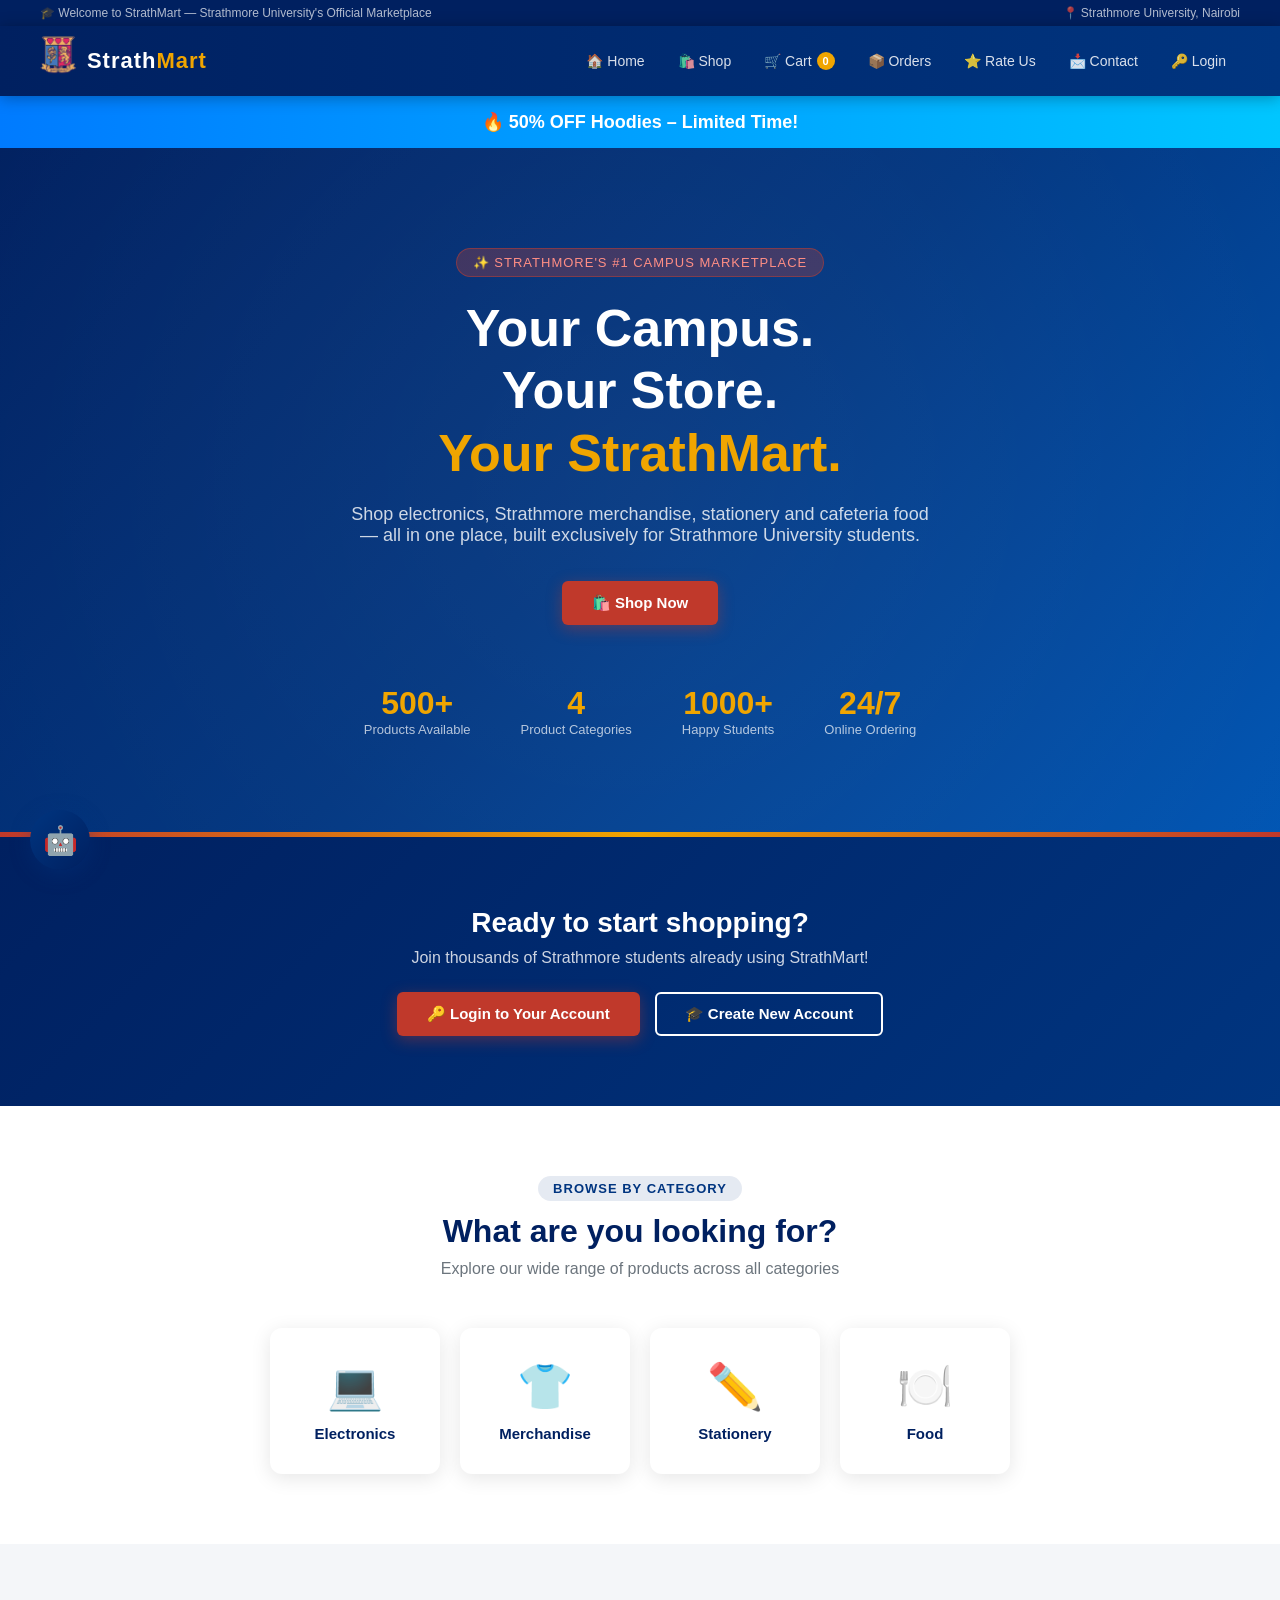
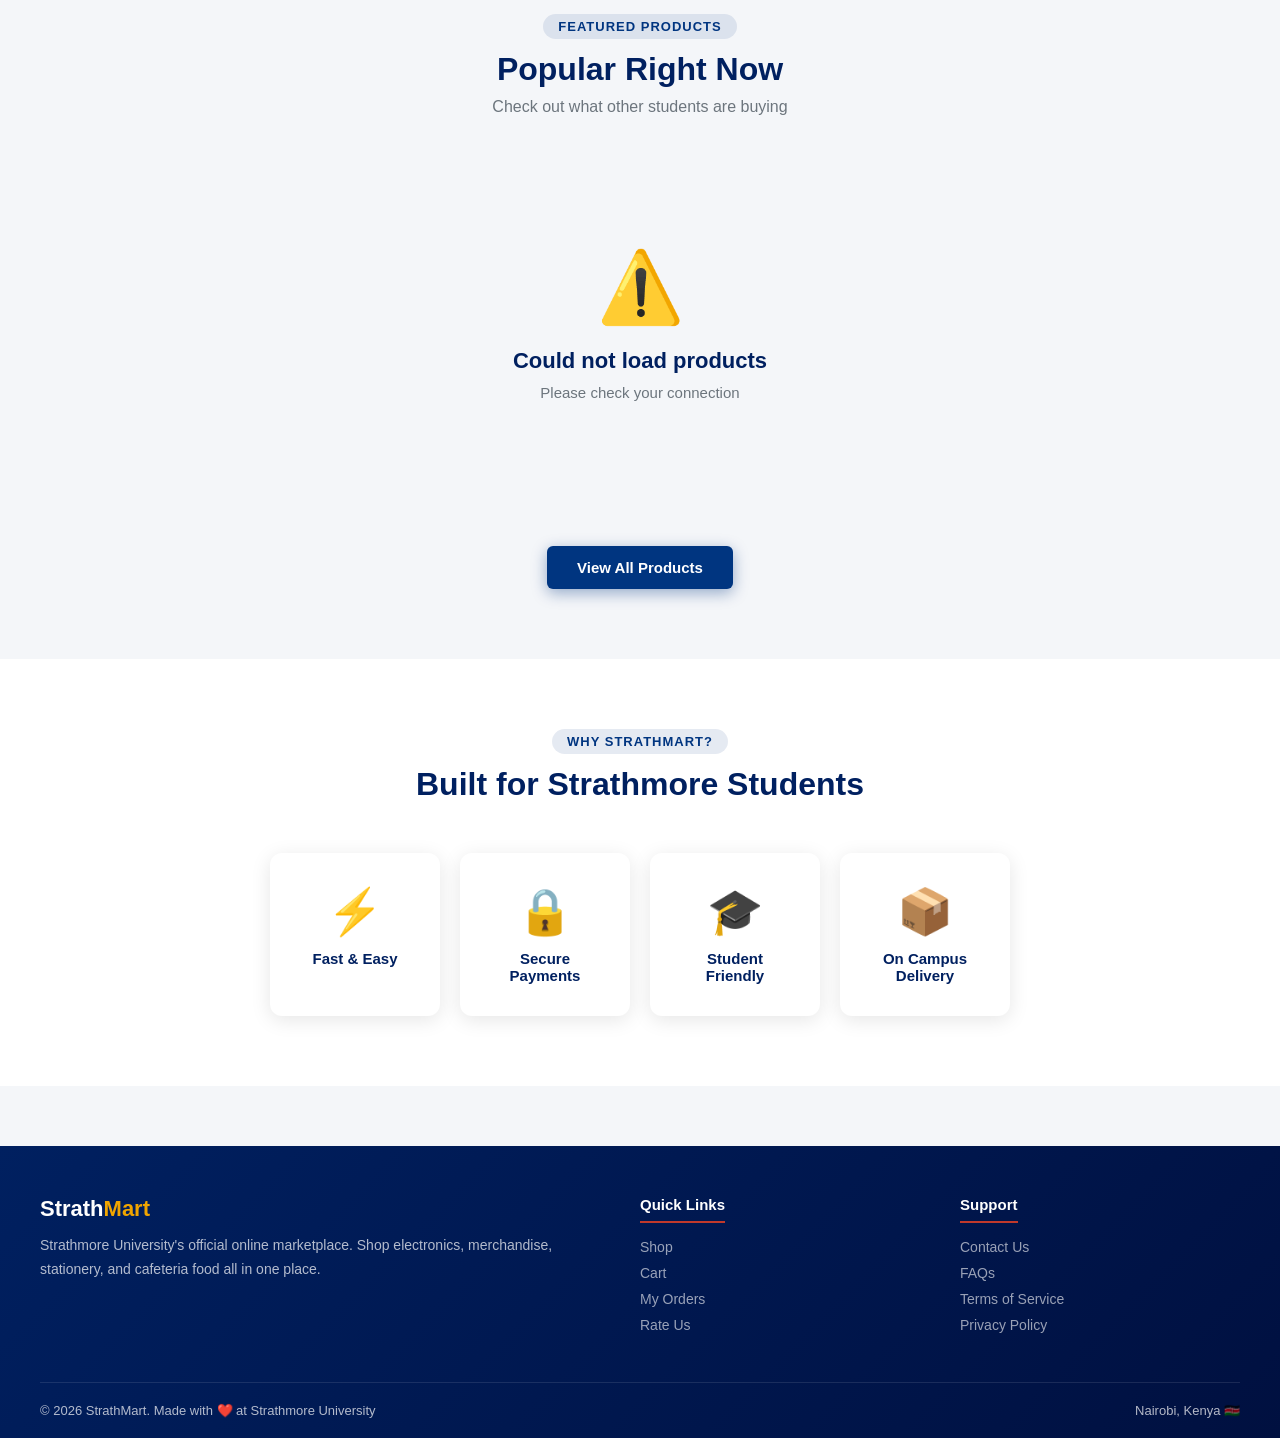
<file: index.html>
<!DOCTYPE html>
<html lang="en">
<head>
    <meta charset="UTF-8">
    <meta name="viewport" content="width=device-width, initial-scale=1.0">
    <link rel="icon" type="image/png" href="favicon-32x32.png">
    <title>StrathMart | Strathmore University Marketplace</title>
    <link rel="stylesheet" href="style.css">
    <script src="chatbot.js" defer></script>
    <script src="app.js" defer></script>
</head>
<body>

    <!-- Top Bar -->
    <div class="top-bar">
        <span>🎓 Welcome to StrathMart — Strathmore University's Official Marketplace</span>
        <span>📍 Strathmore University, Nairobi</span>
    </div>

    <!-- Navbar -->
    <nav>
    <a href="index.html" class="logo">
        <img src="./logo.jpeg" alt="StrathMart Logo" style="height: 50px; width: auto; border-radius: 5px;">
        <span>Strath<em>Mart</em></span>
    </a>
    <button class="hamburger" id="hamburger" onclick="toggleMenu()">
        <span></span>
        <span></span>
        <span></span>
    </button>
    <ul id="navMenu">
        <li><a href="index.html">🏠 Home</a></li>
        <li><a href="products.html">🛍️ Shop</a></li>
        <li><a href="cart.html">🛒 Cart <span class="nav-cart-badge" id="cartCount">0</span></a></li>
        <li><a href="orders.html">📦 Orders</a></li>
        <li><a href="rate.html">⭐ Rate Us</a></li>
        <li><a href="contact.html">📩 Contact</a></li>
        <li id="authLink"><a href="login.html">🔑 Login</a></li>
    </ul>
</nav>

<!-- Promotional Banner -->
<section class="promo-banner">
    <div class="banner-slide active">
        🔥 50% OFF Hoodies – Limited Time!
    </div>
    <div class="banner-slide">
        🎓 Exclusive Student Deals on Electronics
    </div>
    <div class="banner-slide">
        🚚 Free Delivery Within Campus
    </div>
</section>

    <!-- Hero -->
<section class="hero">
    <div class="hero-badge">✨ Strathmore's #1 Campus Marketplace</div>
    <h1>Your Campus.<br>Your Store.<br><span>Your StrathMart.</span></h1>
    <p>Shop electronics, Strathmore merchandise, stationery and cafeteria food — all in one place, built exclusively for Strathmore University students.</p>
    <div class="hero-buttons">
    <a href="products.html" class="btn">🛍️ Shop Now</a>
</div>
    <div class="hero-stats">
        <div class="hero-stat">
            <h3>500+</h3>
            <p>Products Available</p>
        </div>
        <div class="hero-stat">
            <h3>4</h3>
            <p>Product Categories</p>
        </div>
        <div class="hero-stat">
            <h3>1000+</h3>
            <p>Happy Students</p>
        </div>
        <div class="hero-stat">
            <h3>24/7</h3>
            <p>Online Ordering</p>
        </div>
    </div>
</section>

<!-- Login / Register Banner -->
<section class="section" style="background: linear-gradient(135deg, var(--dark-blue), var(--blue)); color: white; text-align: center;">
    <div id="authBanner">
        <h2 style="font-size: 28px; margin-bottom: 10px;">Ready to start shopping?</h2>
        <p style="color: rgba(255,255,255,0.8); margin-bottom: 25px; font-size: 16px;">Join thousands of Strathmore students already using StrathMart!</p>
        <div style="display: flex; gap: 15px; justify-content: center; flex-wrap: wrap;">
            <a href="login.html" class="btn" style="background: var(--red);">🔑 Login to Your Account</a>
            <a href="register.html" class="btn-outline">🎓 Create New Account</a>
        </div>
    </div>
</section>

    <!-- Categories -->
    <section class="section" style="background: white;">
        <div class="section-header">
            <div class="tag">Browse by Category</div>
            <h2>What are you looking for?</h2>
            <p>Explore our wide range of products across all categories</p>
        </div>
        <div class="categories">
            <a href="products.html?category=Electronics" class="category-card">
                <span class="icon">💻</span>
                <h3>Electronics</h3>
            </a>
            <a href="products.html?category=Merchandise" class="category-card">
                <span class="icon">👕</span>
                <h3>Merchandise</h3>
            </a>
            <a href="products.html?category=Stationery" class="category-card">
                <span class="icon">✏️</span>
                <h3>Stationery</h3>
            </a>
            <a href="products.html?category=Food" class="category-card">
                <span class="icon">🍽️</span>
                <h3>Food</h3>
            </a>
        </div>
    </section>

    <!-- Featured Products -->
    <section class="section">
        <div class="section-header">
            <div class="tag">Featured Products</div>
            <h2>Popular Right Now</h2>
            <p>Check out what other students are buying</p>
        </div>
        <div class="products-grid" id="featuredProducts">
            <div class="loading">
                <div class="spinner"></div>
                <p>Loading products...</p>
            </div>
        </div>
        <div style="text-align:center; margin-top: 40px;">
            <a href="products.html" class="btn btn-blue">View All Products</a>
        </div>
    </section>

    <!-- Why StrathMart -->
    <section class="section" style="background: white;">
        <div class="section-header">
            <div class="tag">Why StrathMart?</div>
            <h2>Built for Strathmore Students</h2>
        </div>
        <div class="categories">
            <div class="category-card">
                <span class="icon">⚡</span>
                <h3>Fast & Easy</h3>
            </div>
            <div class="category-card">
                <span class="icon">🔒</span>
                <h3>Secure Payments</h3>
            </div>
            <div class="category-card">
                <span class="icon">🎓</span>
                <h3>Student Friendly</h3>
            </div>
            <div class="category-card">
                <span class="icon">📦</span>
                <h3>On Campus Delivery</h3>
            </div>
        </div>
    </section>

    <!-- Footer -->
    <footer>
        <div class="footer-grid">
            <div class="footer-brand">
                <div class="logo-text">Strath<span>Mart</span></div>
                <p>Strathmore University's official online marketplace. Shop electronics, merchandise, stationery, and cafeteria food all in one place.</p>
            </div>
            <div class="footer-col">
                <h4>Quick Links</h4>
                <ul>
                    <li><a href="products.html">Shop</a></li>
                    <li><a href="cart.html">Cart</a></li>
                    <li><a href="orders.html">My Orders</a></li>
                    <li><a href="rate.html">Rate Us</a></li>
                </ul>
            </div>
            <div class="footer-col">
                <h4>Support</h4>
                <ul>
                    <li><a href="contact.html">Contact Us</a></li>
                    <li><a href="#">FAQs</a></li>
                    <li><a href="#">Terms of Service</a></li>
                    <li><a href="#">Privacy Policy</a></li>
                </ul>
            </div>
        </div>
        <div class="footer-bottom">
            <span>© 2026 StrathMart. Made with <span class="red">❤️</span> at Strathmore University</span>
            <span>Nairobi, Kenya 🇰🇪</span>
        </div>
    </footer>

    <script>
        const API = 'https://strathmart-api.onrender.com';

        // Load featured products
        async function loadFeaturedProducts() {
            try {
                const res = await fetch(`${API}/products/`);
                const products = await res.json();
                const container = document.getElementById('featuredProducts');

                if (products.length === 0) {
                    container.innerHTML = `
                        <div class="empty-state" style="grid-column: 1/-1">
                            <div class="empty-icon">🛍️</div>
                            <h3>No products yet</h3>
                            <p>Check back soon!</p>
                        </div>`;
                    return;
                }

                const icons = { 'Electronics': '💻', 'Merchandise': '👕', 'Stationery': '✏️', 'Food': '🍽️' };
                container.innerHTML = products.slice(0, 8).map(p => `
                    <div class="product-card">
                        <div class="product-badge">New</div>
                        ${p.image_url 
    ? `<img src="${p.image_url}" alt="${p.name}" style="width:100%; height:190px; object-fit:cover;">`
    : `<div class="no-image">${icons[p.category_id] || '🛍️'}</div>`
}
                        <div class="product-info">
                            <h3>${p.name}</h3>
                            <p class="price">KES ${p.price.toLocaleString()}</p>
                            <p class="stock">✅ ${p.stock} in stock</p>
                            <a href="product.html?id=${p.id}" class="btn btn-sm">View Product</a>
                        </div>
                    </div>
                `).join('');
            } catch (err) {
                document.getElementById('featuredProducts').innerHTML = `
                    <div class="empty-state" style="grid-column: 1/-1">
                        <div class="empty-icon">⚠️</div>
                        <h3>Could not load products</h3>
                        <p>Please check your connection</p>
                    </div>`;
            }
        }

        let currentSlide = 0;
const slides = document.querySelectorAll('.banner-slide');

function showNextSlide() {
    slides[currentSlide].classList.remove('active');
    currentSlide = (currentSlide + 1) % slides.length;
    slides[currentSlide].classList.add('active');
}

setInterval(showNextSlide, 3000);

        // Check if logged in
        const token = localStorage.getItem('token');
const user = JSON.parse(localStorage.getItem('user') || '{}');

if (token) {
    document.getElementById('authLink').innerHTML = '<a href="#" onclick="logout()">🚪 Logout</a>';
    document.getElementById('authBanner').innerHTML = `
        <h2 style="font-size: 28px; margin-bottom: 10px;">Welcome back, ${user.full_name || 'Student'}! 👋</h2>
        <p style="color: rgba(255,255,255,0.8); margin-bottom: 25px; font-size: 16px;">Ready to shop? Check out our latest products!</p>
        <div style="display: flex; gap: 15px; justify-content: center; flex-wrap: wrap;">
            <a href="products.html" class="btn" style="background: var(--red);">🛍️ Shop Now</a>
            <a href="orders.html" class="btn-outline">📦 My Orders</a>
        </div>
    `;
}

function logout() {
    localStorage.removeItem('token');
    localStorage.removeItem('user');
    window.location.href = 'index.html';
}

loadFeaturedProducts();
    </script>
</body>
</html>
</file>
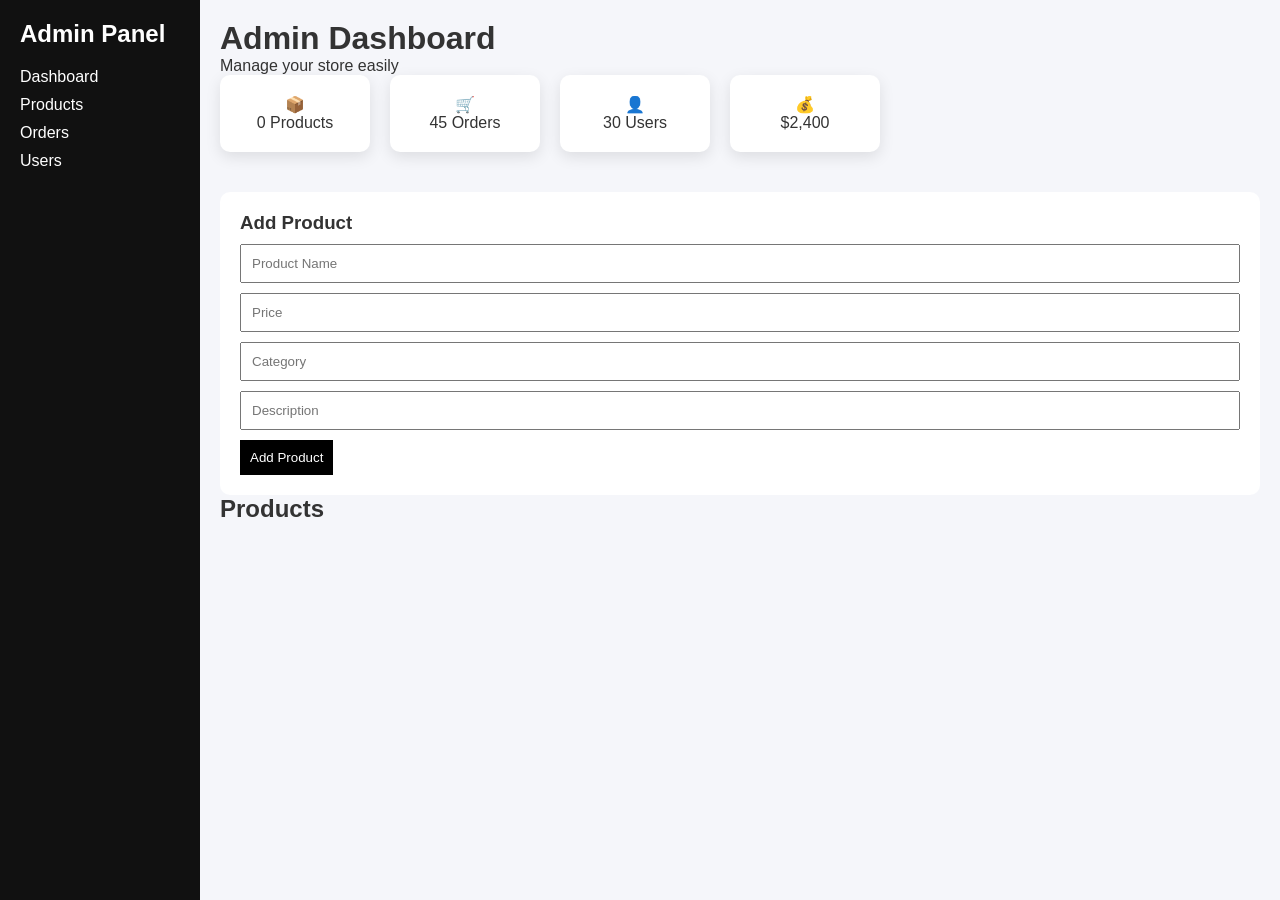
<file: admin.html>
<!DOCTYPE html>
<html lang="en">
<head>
<meta charset="UTF-8">
<title>Admin Panel</title>
<link rel="stylesheet" href="style.css">

<style>
body {
    font-family: Arial;
    background: #f5f6fa;
    margin: 0;
}

.container {
    display: flex;
}

.sidebar {
    width: 200px;
    background: #111;
    color: white;
    height: 100vh;
    padding: 20px;
}

.sidebar h2 {
    margin-bottom: 20px;
}

.sidebar a {
    display: block;
    color: white;
    margin: 10px 0;
    text-decoration: none;
}

.main {
    flex: 1;
    padding: 20px;
}

.cards {
    display: flex;
    gap: 20px;
}

.card {
    background: white;
    padding: 20px;
    border-radius: 10px;
    width: 150px;
    text-align: center;
}

.form {
    margin-top: 20px;
    background: white;
    padding: 20px;
    border-radius: 10px;
}

input {
    display: block;
    margin: 10px 0;
    padding: 10px;
    width: 100%;
}

button {
    padding: 10px;
    background: black;
    color: white;
    border: none;
    cursor: pointer;
}

.product {
    background: white;
    padding: 10px;
    margin-top: 10px;
    border-radius: 10px;
    display: flex;
    justify-content: space-between;
}
</style>
</head>

<body>

<div class="container">

<div class="sidebar">
    <h2>Admin Panel</h2>
    <a href="#">Dashboard</a>
    <a href="#">Products</a>
    <a href="#">Orders</a>
    <a href="#">Users</a>
</div>

<div class="main">
    <h1>Admin Dashboard</h1>
    <p>Manage your store easily</p>

    <div class="cards">
        <div class="card">
            📦 <br><span id="productCount">0</span> Products
        </div>
        <div class="card">
            🛒 <br>45 Orders
        </div>
        <div class="card">
            👤 <br>30 Users
        </div>
        <div class="card">
            💰 <br>$2,400
        </div>
    </div>

    <div class="form">
        <h3>Add Product</h3>
        <input id="name" placeholder="Product Name">
        <input id="price" placeholder="Price">
        <input id="category" placeholder="Category">
        <input id="desc" placeholder="Description">
        <button onclick="addProduct()">Add Product</button>
    </div>

    <h2>Products</h2>
    <div id="productList"></div>

</div>

</div>

<script>

let products = JSON.parse(localStorage.getItem("products")) || [];

function saveProducts() {
    localStorage.setItem("products", JSON.stringify(products));
}

function renderProducts() {
    let list = document.getElementById("productList");
    list.innerHTML = "";

    products.forEach((p, index) => {
        list.innerHTML += `
        <div class="product">
            <div>
                <b>${p.name}</b><br>
                $${p.price}
            </div>
            <button onclick="deleteProduct(${index})">Delete</button>
        </div>
        `;
    });

    document.getElementById("productCount").innerText = products.length;
}

function addProduct() {
    let name = document.getElementById("name").value;
    let price = document.getElementById("price").value;
    let category = document.getElementById("category").value;
    let desc = document.getElementById("desc").value;

    if (!name || !price) {
        alert("Fill all fields");
        return;
    }

    products.push({ name, price, category, desc });
    saveProducts();
    renderProducts();

    document.getElementById("name").value = "";
    document.getElementById("price").value = "";
    document.getElementById("category").value = "";
    document.getElementById("desc").value = "";
}

function deleteProduct(index) {
    products.splice(index, 1);
    saveProducts();
    renderProducts();
}

renderProducts();

</script>

</body>
</html>
</file>
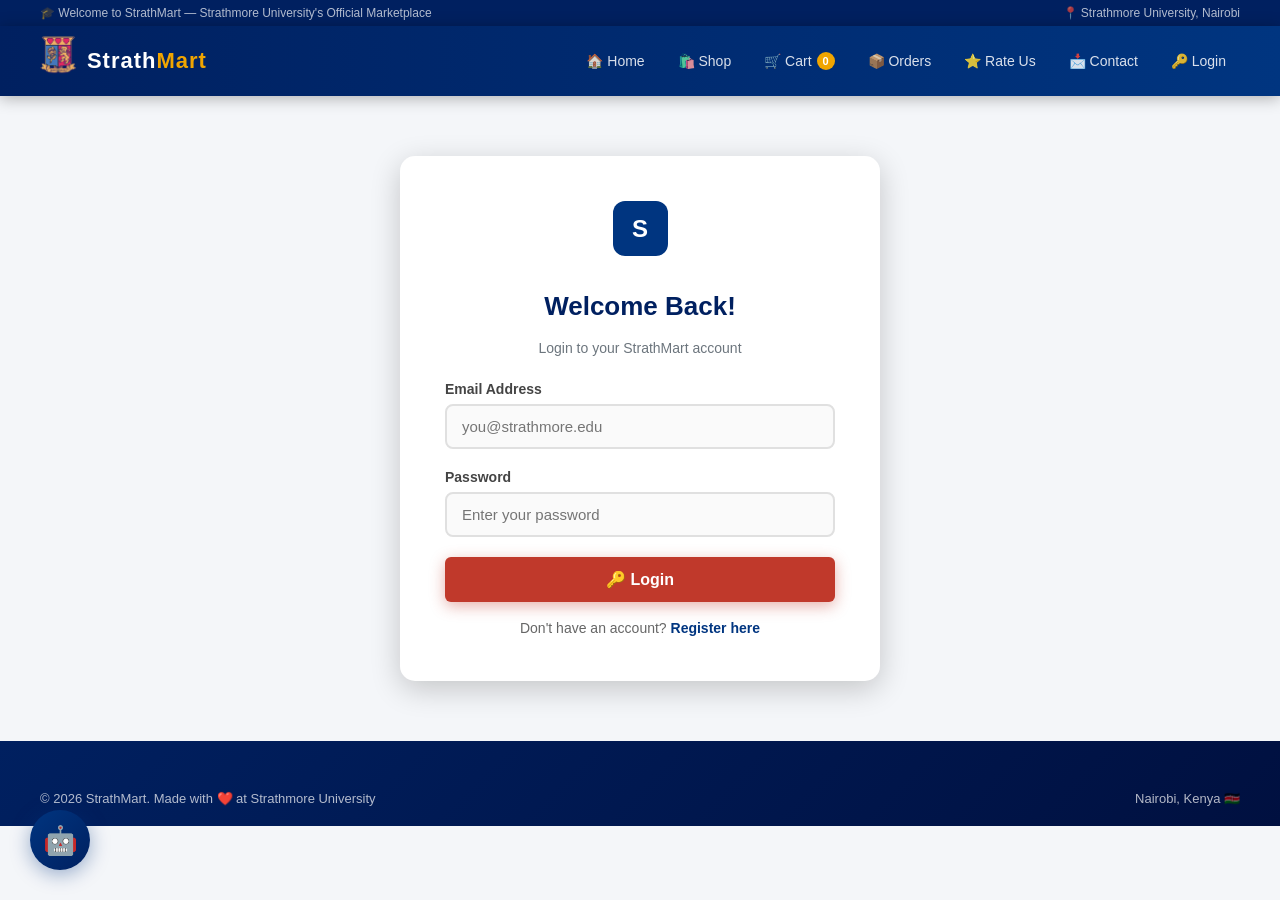
<file: cart.html>
<!DOCTYPE html>
<html lang="en">
<head>
    <meta charset="UTF-8">
    <meta name="viewport" content="width=device-width, initial-scale=1.0">
    <link rel="icon" type="image/png" href="favicon-32x32.png">
    <title>StrathMart | Strathmore University Marketplace</title>
    <link rel="stylesheet" href="style.css">
    <script src="chatbot.js" defer></script>
    <script src="app.js" defer></script>
</head>
<body>

    <!-- Top Bar -->
    <div class="top-bar">
        <span>🎓 Welcome to StrathMart — Strathmore University's Official Marketplace</span>
        <span>📍 Strathmore University, Nairobi</span>
    </div>

    <!-- Navbar -->
    <nav>
    <a href="index.html" class="logo">
        <img src="./logo.jpeg" alt="StrathMart Logo" style="height: 50px; width: auto; border-radius: 5px;">
        <span>Strath<em>Mart</em></span>
    </a>
    <button class="hamburger" id="hamburger" onclick="toggleMenu()">
        <span></span>
        <span></span>
        <span></span>
    </button>
    <ul id="navMenu">
        <li><a href="index.html">🏠 Home</a></li>
        <li><a href="products.html">🛍️ Shop</a></li>
        <li><a href="cart.html">🛒 Cart <span class="nav-cart-badge" id="cartCount">0</span></a></li>
        <li><a href="orders.html">📦 Orders</a></li>
        <li><a href="rate.html">⭐ Rate Us</a></li>
        <li><a href="contact.html">📩 Contact</a></li>
        <li id="authLink"><a href="login.html">🔑 Login</a></li>
    </ul>
</nav>

    <!-- Page Header -->
    <div class="page-header">
        <h1>🛒 Your Cart</h1>
        <p>Review your items and place your order</p>
    </div>

    <!-- Cart Content -->
    <section class="section">
        <div id="alertBox"></div>
        <div class="cart-container" id="cartContainer">
            <div class="loading">
                <div class="spinner"></div>
                <p>Loading cart...</p>
            </div>
        </div>
    </section>

    <!-- Footer -->
    <footer>
        <div class="footer-bottom" style="border:none; padding:0;">
            <span>© 2026 StrathMart. Made with <span class="red">❤️</span> at Strathmore University</span>
            <span>Nairobi, Kenya 🇰🇪</span>
        </div>
    </footer>

    <script>
        const API = 'https://strathmart-api.onrender.com';
        const token = localStorage.getItem('token');
        let cartItems = [];
        let products = [];

        if (!token) {
            window.location.href = 'login.html';
        }

        // Auth link
        document.getElementById('authLink').innerHTML = '<a href="#" onclick="logout()">🚪 Logout</a>';

        async function loadCart() {
            try {
                const [cartRes, productsRes] = await Promise.all([
                    fetch(`${API}/cart/`, {
                        headers: { 'Authorization': `Bearer ${token}` }
                    }),
                    fetch(`${API}/products/`)
                ]);

                cartItems = await cartRes.json();
                products = await productsRes.json();

                renderCart();
                document.getElementById('cartCount').textContent = cartItems.length;
            } catch (err) {
                document.getElementById('cartContainer').innerHTML = `
                    <div class="empty-state">
                        <div class="empty-icon">⚠️</div>
                        <h3>Could not load cart</h3>
                        <p>Please try again</p>
                    </div>`;
            }
        }

        function getProduct(productId) {
            return products.find(p => p.id === productId);
        }

        function renderCart() {
            const container = document.getElementById('cartContainer');

            if (cartItems.length === 0) {
                container.innerHTML = `
                    <div class="empty-state" style="grid-column: 1/-1">
                        <div class="empty-icon">🛒</div>
                        <h3>Your cart is empty</h3>
                        <p>Add some products to get started!</p>
                        <a href="products.html" class="btn">🛍️ Shop Now</a>
                    </div>`;
                return;
            }

            let total = 0;
            const itemsHTML = cartItems.map(item => {
                const product = getProduct(item.product_id);
                if (!product) return '';
                const itemTotal = product.price * item.quantity;
                total += itemTotal;
                return `
                <div class="cart-item">
                    <div class="cart-item-info">
                        <h3>${product.name}</h3>
                        <p class="quantity">Quantity: ${item.quantity}</p>
                        <p class="price">KES ${itemTotal.toLocaleString()}</p>
                    </div>
                    <button class="btn-danger" onclick="removeFromCart(${item.id})">🗑️ Remove</button>
                </div>`;
            }).join('');

            container.innerHTML = `
                <div id="cartItems">${itemsHTML}</div>
                <div class="cart-summary">
                    <h3>Order Summary</h3>
                    <div class="summary-row">
                        <span>Items (${cartItems.length})</span>
                        <span>KES ${total.toLocaleString()}</span>
                    </div>
                    <div class="summary-row">
                        <span>Delivery</span>
                        <span style="color: #28a745">Free</span>
                    </div>
                    <div class="summary-row total">
                        <span>Total</span>
                        <span>KES ${total.toLocaleString()}</span>
                    </div>
                    <button class="btn" style="width:100%; margin-top: 20px;" onclick="placeOrder()">
                        ✅ Place Order
                    </button>
                    <a href="products.html" class="btn-outline" style="width:100%; margin-top: 10px; text-align:center; display:block; color: var(--blue); border-color: var(--blue);">
                        🛍️ Continue Shopping
                    </a>
                </div>`;
        }

        async function removeFromCart(itemId) {
            try {
                const res = await fetch(`${API}/cart/${itemId}`, {
                    method: 'DELETE',
                    headers: { 'Authorization': `Bearer ${token}` }
                });
                if (res.ok) {
                    cartItems = cartItems.filter(i => i.id !== itemId);
                    renderCart();
                    document.getElementById('cartCount').textContent = cartItems.length;
                }
            } catch (err) {
                alert('❌ Could not remove item');
            }
        }

        async function placeOrder() {
            const alertBox = document.getElementById('alertBox');
            try {
                const res = await fetch(`${API}/orders/`, {
                    method: 'POST',
                    headers: { 'Authorization': `Bearer ${token}` }
                });

                if (res.ok) {
                    alertBox.innerHTML = '<div class="alert alert-success">✅ Order placed successfully! Redirecting to orders...</div>';
                    setTimeout(() => window.location.href = 'orders.html', 1500);
                } else {
                    const data = await res.json();
                    alertBox.innerHTML = `<div class="alert alert-error">❌ ${data.detail}</div>`;
                }
            } catch (err) {
                alertBox.innerHTML = '<div class="alert alert-error">❌ Could not place order</div>';
            }
        }

        function logout() {
            localStorage.removeItem('token');
            localStorage.removeItem('user');
            window.location.href = 'index.html';
        }

        loadCart();
    </script>
</body>
</html>
</file>
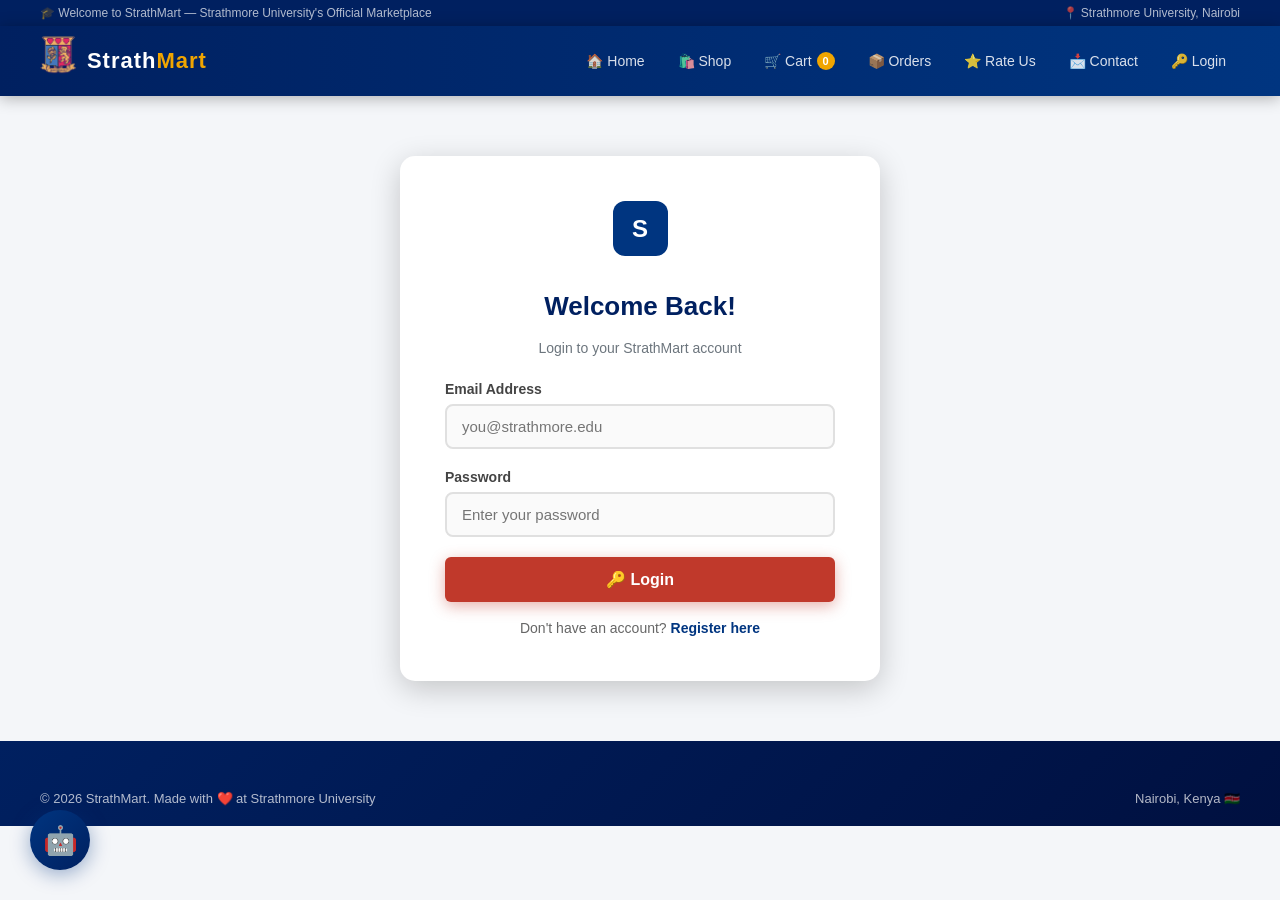
<file: login.html>
<!DOCTYPE html>
<html lang="en">
<head>
    <meta charset="UTF-8">
    <meta name="viewport" content="width=device-width, initial-scale=1.0">
    <link rel="icon" type="image/png" href="favicon-32x32.png">
    <title>StrathMart | Strathmore University Marketplace</title>
    <link rel="stylesheet" href="style.css">
    <script src="chatbot.js" defer></script>
    <script src="app.js" defer></script>
</head>
<body>

    <!-- Top Bar -->
    <div class="top-bar">
        <span>🎓 Welcome to StrathMart — Strathmore University's Official Marketplace</span>
        <span>📍 Strathmore University, Nairobi</span>
    </div>

    <!-- Navbar -->
    <nav>
    <a href="index.html" class="logo">
        <img src="./logo.jpeg" alt="StrathMart Logo" style="height: 50px; width: auto; border-radius: 5px;">
        <span>Strath<em>Mart</em></span>
    </a>
    <button class="hamburger" id="hamburger" onclick="toggleMenu()">
        <span></span>
        <span></span>
        <span></span>
    </button>
    <ul id="navMenu">
        <li><a href="index.html">🏠 Home</a></li>
        <li><a href="products.html">🛍️ Shop</a></li>
        <li><a href="cart.html">🛒 Cart <span class="nav-cart-badge" id="cartCount">0</span></a></li>
        <li><a href="orders.html">📦 Orders</a></li>
        <li><a href="rate.html">⭐ Rate Us</a></li>
        <li><a href="contact.html">📩 Contact</a></li>
        <li id="authLink"><a href="login.html">🔑 Login</a></li>
    </ul>
</nav>

    <!-- Login Form -->
    <div class="form-container">
        <div class="form-logo">
            <div class="logo-icon">S</div>
        </div>
        <h2>Welcome Back!</h2>
        <p class="subtitle">Login to your StrathMart account</p>

        <div id="alertBox"></div>

        <div class="form-group">
            <label>Email Address</label>
            <input type="email" id="email" placeholder="you@strathmore.edu">
        </div>
        <div class="form-group">
            <label>Password</label>
            <input type="password" id="password" placeholder="Enter your password">
        </div>
        <button class="btn" onclick="login()">🔑 Login</button>
        <p>Don't have an account? <a href="register.html">Register here</a></p>
    </div>

    <!-- Footer -->
    <footer>
        <div class="footer-bottom" style="border:none; padding:0;">
            <span>© 2026 StrathMart. Made with <span class="red">❤️</span> at Strathmore University</span>
            <span>Nairobi, Kenya 🇰🇪</span>
        </div>
    </footer>

    <script>
        const API = 'https://strathmart-api.onrender.com';

        async function login() {
            const email = document.getElementById('email').value;
            const password = document.getElementById('password').value;
            const alertBox = document.getElementById('alertBox');

            if (!email || !password) {
                alertBox.innerHTML = '<div class="alert alert-error">⚠️ Please fill in all fields</div>';
                return;
            }

            try {
                const formData = new FormData();
                formData.append('username', email);
                formData.append('password', password);

                const res = await fetch(`${API}/auth/login`, {
                    method: 'POST',
                    body: formData
                });

                const data = await res.json();

                if (res.ok) {
                    localStorage.setItem('token', data.access_token);

                    // Get user info
                    const userRes = await fetch(`${API}/users/me`, {
                        headers: { 'Authorization': `Bearer ${data.access_token}` }
                    });
                    const user = await userRes.json();
                    localStorage.setItem('user', JSON.stringify(user));

                    alertBox.innerHTML = '<div class="alert alert-success">✅ Login successful! Redirecting...</div>';
                    setTimeout(() => window.location.href = 'index.html', 1000);
                } else {
                    alertBox.innerHTML = `<div class="alert alert-error">❌ ${data.detail}</div>`;
                }
            } catch (err) {
                alertBox.innerHTML = '<div class="alert alert-error">❌ Could not connect to server</div>';
            }
        }

        // Allow Enter key to login
        document.addEventListener('keypress', (e) => {
            if (e.key === 'Enter') login();
        });
    </script>
</body>
</html>
</file>
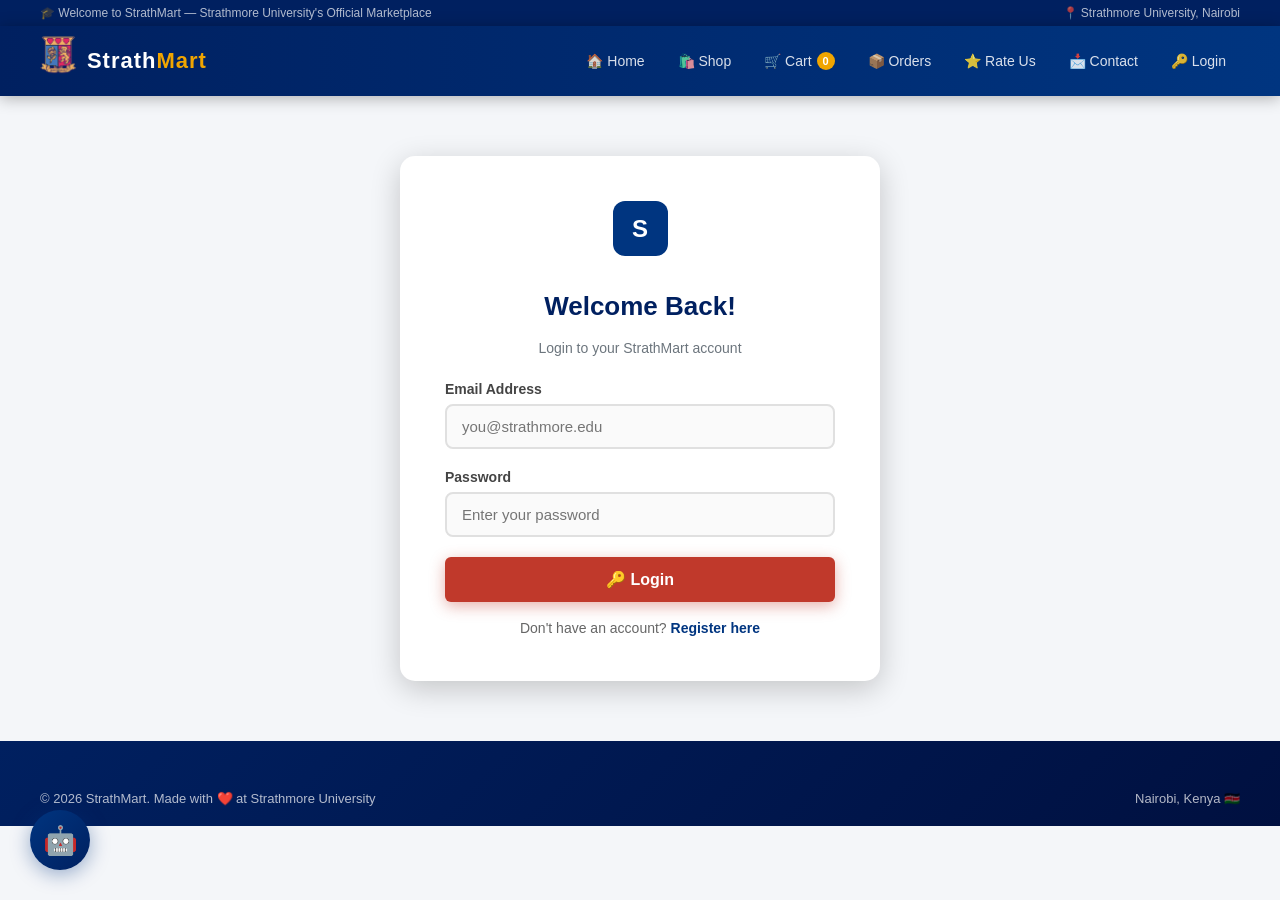
<file: orders.html>
<!DOCTYPE html>
<html lang="en">
<head>
    <meta charset="UTF-8">
    <meta name="viewport" content="width=device-width, initial-scale=1.0">
    <link rel="icon" type="image/png" href="favicon-32x32.png">
    <title>StrathMart | Strathmore University Marketplace</title>
    <link rel="stylesheet" href="style.css">
    <script src="chatbot.js" defer></script>
    <script src="app.js" defer></script>
</head>
<body>

    <!-- Top Bar -->
    <div class="top-bar">
        <span>🎓 Welcome to StrathMart — Strathmore University's Official Marketplace</span>
        <span>📍 Strathmore University, Nairobi</span>
    </div>

    <!-- Navbar -->
    <nav>
    <a href="index.html" class="logo">
        <img src="./logo.jpeg" alt="StrathMart Logo" style="height: 50px; width: auto; border-radius: 5px;">
        <span>Strath<em>Mart</em></span>
    </a>
    <button class="hamburger" id="hamburger" onclick="toggleMenu()">
        <span></span>
        <span></span>
        <span></span>
    </button>
    <ul id="navMenu">
        <li><a href="index.html">🏠 Home</a></li>
        <li><a href="products.html">🛍️ Shop</a></li>
        <li><a href="cart.html">🛒 Cart <span class="nav-cart-badge" id="cartCount">0</span></a></li>
        <li><a href="orders.html">📦 Orders</a></li>
        <li><a href="rate.html">⭐ Rate Us</a></li>
        <li><a href="contact.html">📩 Contact</a></li>
        <li id="authLink"><a href="login.html">🔑 Login</a></li>
    </ul>
</nav>

    <!-- Orders -->
    <section class="section">
        <div id="ordersContainer">
            <div class="loading">
                <div class="spinner"></div>
                <p>Loading orders...</p>
            </div>
        </div>
    </section>

    <!-- Footer -->
    <footer>
        <div class="footer-bottom" style="border:none; padding:0;">
            <span>© 2026 StrathMart. Made with <span class="red">❤️</span> at Strathmore University</span>
            <span>Nairobi, Kenya 🇰🇪</span>
        </div>
    </footer>

    <script>
        const API = 'https://strathmart-api.onrender.com';
        const token = localStorage.getItem('token');

        if (!token) {
            window.location.href = 'login.html';
        }

        document.getElementById('authLink').innerHTML = '<a href="#" onclick="logout()">🚪 Logout</a>';

        async function loadOrders() {
            try {
                const [ordersRes, productsRes] = await Promise.all([
                    fetch(`${API}/orders/`, {
                        headers: { 'Authorization': `Bearer ${token}` }
                    }),
                    fetch(`${API}/products/`)
                ]);

                const orders = await ordersRes.json();
                const products = await productsRes.json();

                const container = document.getElementById('ordersContainer');

                if (orders.length === 0) {
                    container.innerHTML = `
                        <div class="empty-state">
                            <div class="empty-icon">📦</div>
                            <h3>No orders yet</h3>
                            <p>Start shopping to see your orders here!</p>
                            <a href="products.html" class="btn">🛍️ Shop Now</a>
                        </div>`;
                    return;
                }

                function getProductName(productId) {
                    const p = products.find(p => p.id === productId);
                    return p ? p.name : 'Unknown Product';
                }

                container.innerHTML = orders.reverse().map(order => `
                    <div class="order-card">
                        <div class="order-header">
                            <div>
                                <div class="order-id">Order #${order.id}</div>
                                <div class="order-date">${new Date(order.created_at).toLocaleDateString('en-KE', { 
                                    year: 'numeric', month: 'long', day: 'numeric',
                                    hour: '2-digit', minute: '2-digit'
                                })}</div>
                            </div>
                            <span class="status-badge status-${order.status}">${order.status.toUpperCase()}</span>
                        </div>
                        <div>
                            ${order.items.map(item => `
                                <div class="order-item">
                                    <span>📦 ${getProductName(item.product_id)} × ${item.quantity}</span>
                                    <span>KES ${(item.price_at_purchase * item.quantity).toLocaleString()}</span>
                                </div>
                            `).join('')}
                        </div>
                        <div class="order-total">
                            <span>Total</span>
                            <span>KES ${order.total_price.toLocaleString()}</span>
                        </div>
                    </div>
                `).join('');

                // Update cart count
                updateCartCount();

            } catch (err) {
                document.getElementById('ordersContainer').innerHTML = `
                    <div class="empty-state">
                        <div class="empty-icon">⚠️</div>
                        <h3>Could not load orders</h3>
                        <p>Please try again</p>
                    </div>`;
            }
        }

        async function updateCartCount() {
            try {
                const res = await fetch(`${API}/cart/`, {
                    headers: { 'Authorization': `Bearer ${token}` }
                });
                const cart = await res.json();
                document.getElementById('cartCount').textContent = cart.length;
            } catch (err) {}
        }

        function logout() {
            localStorage.removeItem('token');
            localStorage.removeItem('user');
            window.location.href = 'index.html';
        }

        loadOrders();
    </script>
</body>
</html>
</file>
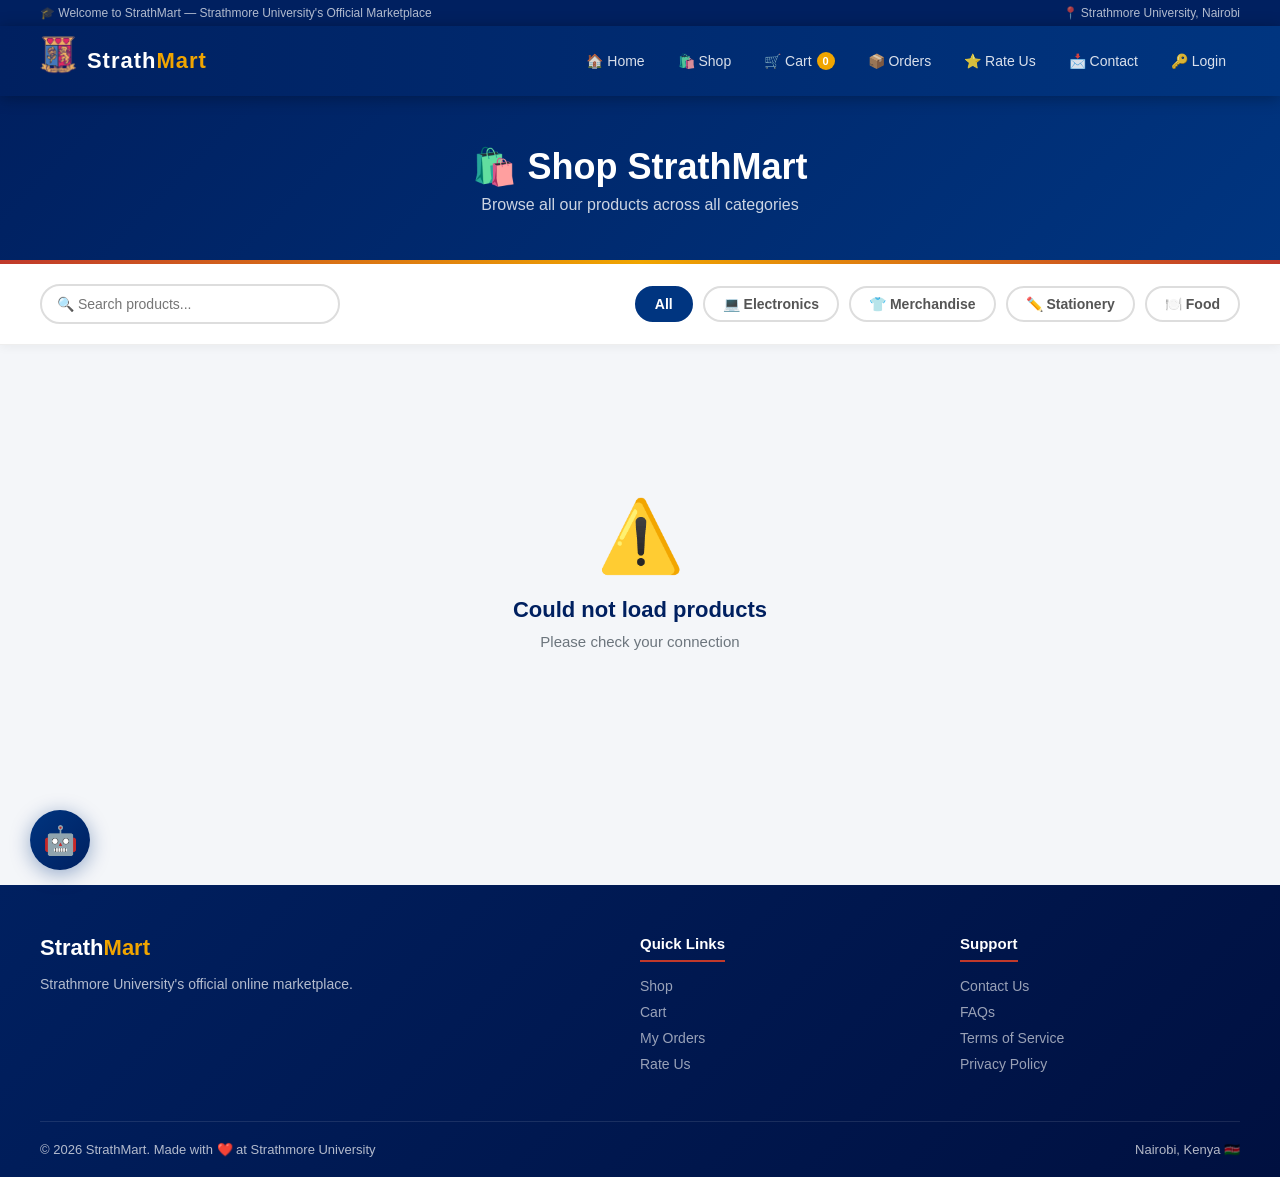
<file: product.html>
<!DOCTYPE html>
<html lang="en">
<head>
    <meta charset="UTF-8">
    <meta name="viewport" content="width=device-width, initial-scale=1.0">
    <link rel="icon" type="image/png" href="favicon-32x32.png">
    <title>Product | StrathMart</title>
    <link rel="stylesheet" href="style.css">
    <script src="chatbot.js" defer></script>
    <script src="app.js" defer></script>
</head>
<body>

    <!-- Top Bar -->
    <div class="top-bar">
        <span>🎓 Welcome to StrathMart — Strathmore University's Official Marketplace</span>
        <span>📍 Strathmore University, Nairobi</span>
    </div>

    <!-- Navbar -->
    <nav>
        <a href="index.html" class="logo">
            <img src="./logo.jpeg" alt="StrathMart Logo" style="height: 50px; width: auto; border-radius: 5px;">
            <span>Strath<em>Mart</em></span>
        </a>
        <button class="hamburger" id="hamburger" onclick="toggleMenu()">
            <span></span>
            <span></span>
            <span></span>
        </button>
        <ul id="navMenu">
            <li><a href="index.html">🏠 Home</a></li>
            <li><a href="products.html">🛍️ Shop</a></li>
            <li><a href="cart.html">🛒 Cart <span class="nav-cart-badge" id="cartCount">0</span></a></li>
            <li><a href="orders.html">📦 Orders</a></li>
            <li><a href="rate.html">⭐ Rate Us</a></li>
            <li><a href="contact.html">📩 Contact</a></li>
            <li id="authLink"><a href="login.html">🔑 Login</a></li>
        </ul>
    </nav>

    <!-- Product Detail -->
    <section class="section">
        <div id="productDetail">
            <div class="loading">
                <div class="spinner"></div>
                <p>Loading product...</p>
            </div>
        </div>
    </section>

    <!-- Reviews Section -->
    <section class="section" style="background: white;">
        <div style="max-width: 800px; margin: 0 auto;">
            <div class="section-header">
                <div class="tag">Community Reviews</div>
                <h2>What Students Are Saying</h2>
            </div>
            <div id="reviewsContainer">
                <div class="loading">
                    <div class="spinner"></div>
                    <p>Loading reviews...</p>
                </div>
            </div>

            <!-- Leave a review -->
            <div class="form-container" style="margin-top: 40px;">
                <h2>Leave a Review</h2>
                <p class="subtitle">Share your experience with this product</p>
                <div id="reviewAlertBox"></div>
                <div class="form-group" style="text-align: center;">
                    <label>Your Rating</label>
                    <div class="stars" id="starsContainer">
                        <span class="star" onclick="setRating(1)">★</span>
                        <span class="star" onclick="setRating(2)">★</span>
                        <span class="star" onclick="setRating(3)">★</span>
                        <span class="star" onclick="setRating(4)">★</span>
                        <span class="star" onclick="setRating(5)">★</span>
                    </div>
                    <p id="ratingText" style="color: var(--gray); font-size: 14px;">Click a star to rate</p>
                </div>
                <div class="form-group">
                    <label>Your Comment (optional)</label>
                    <textarea id="reviewComment" placeholder="Tell us about this product..."></textarea>
                </div>
                <button class="btn" onclick="submitReview()">⭐ Submit Review</button>
            </div>
        </div>
    </section>

    <!-- Footer -->
    <footer>
        <div class="footer-bottom" style="border:none; padding:0;">
            <span>© 2026 StrathMart. Made with <span class="red">❤️</span> at Strathmore University</span>
            <span>Nairobi, Kenya 🇰🇪</span>
        </div>
    </footer>

    <script>
        const API = 'https://strathmart-api.onrender.com';
        const token = localStorage.getItem('token');
        let selectedRating = 0;
        let currentProduct = null;

        if (token) {
            document.getElementById('authLink').innerHTML = '<a href="#" onclick="logout()">🚪 Logout</a>';
            updateCartCount();
        }

        // Get product ID from URL
        const params = new URLSearchParams(window.location.search);
        const productId = params.get('id');

        if (!productId) {
            window.location.href = 'products.html';
        }

        const icons = {
            'Electronics': '💻',
            'Merchandise': '👕',
            'Stationery': '✏️',
            'Food': '🍽️'
        };

        const ratingLabels = {
            1: '😞 Poor',
            2: '😕 Fair',
            3: '😊 Good',
            4: '😄 Very Good',
            5: '🤩 Excellent!'
        };

        async function loadProduct() {
            try {
                const [productRes, categoriesRes] = await Promise.all([
                    fetch(`${API}/products/${productId}`),
                    fetch(`${API}/products/categories`)
                ]);

                currentProduct = await productRes.json();
                const categories = await categoriesRes.json();
                const category = categories.find(c => c.id === currentProduct.category_id);
                const catName = category ? category.name : 'Unknown';
                const icon = icons[catName] || '🛍️';

                document.title = `${currentProduct.name} | StrathMart`;

                document.getElementById('productDetail').innerHTML = `
                    <div style="max-width: 900px; margin: 0 auto; display: grid; grid-template-columns: 1fr 1fr; gap: 40px; align-items: start;">
                        
                        <!-- Product Image -->
                        <div>
                            ${currentProduct.image_url
                                ? `<img src="${currentProduct.image_url}" alt="${currentProduct.name}" style="width:100%; border-radius: 16px; box-shadow: var(--shadow-hover);">`
                                : `<div class="no-image" style="height: 350px; border-radius: 16px; font-size: 80px;">${icon}</div>`
                            }
                        </div>

                        <!-- Product Info -->
                        <div>
                            <div class="product-badge" style="position: relative; display: inline-block; margin-bottom: 15px;">${catName}</div>
                            <h1 style="font-size: 28px; color: var(--dark-blue); margin-bottom: 10px;">${currentProduct.name}</h1>
                            <p style="color: var(--gray); font-size: 15px; margin-bottom: 20px; line-height: 1.7;">${currentProduct.description || 'No description available'}</p>
                            
                            <div style="background: var(--light-gray); padding: 20px; border-radius: 12px; margin-bottom: 25px;">
                                <p style="font-size: 36px; font-weight: 800; color: var(--red); margin-bottom: 5px;">KES ${currentProduct.price.toLocaleString()}</p>
                                <p style="color: #28a745; font-size: 14px;">✅ ${currentProduct.stock} items in stock</p>
                            </div>

                            <div style="display: flex; gap: 10px; flex-wrap: wrap;">
                                <button class="btn" style="flex: 1;" onclick="addToCart()">🛒 Add to Cart</button>
                                <button class="btn btn-blue" style="flex: 1;" onclick="buyNow()">⚡ Buy Now</button>
                            </div>

                            <div style="margin-top: 20px; padding: 15px; background: white; border-radius: 10px; box-shadow: var(--shadow);">
                                <p style="font-size: 13px; color: var(--gray);">🚚 <strong>Free delivery</strong> on campus</p>
                                <p style="font-size: 13px; color: var(--gray); margin-top: 8px;">💳 <strong>Pay on delivery</strong></p>
                                <p style="font-size: 13px; color: var(--gray); margin-top: 8px;">↩️ <strong>Easy returns</strong> within 7 days</p>
                            </div>
                        </div>
                    </div>
                `;

            } catch (err) {
                document.getElementById('productDetail').innerHTML = `
                    <div class="empty-state">
                        <div class="empty-icon">⚠️</div>
                        <h3>Could not load product</h3>
                        <p>Please try again</p>
                        <a href="products.html" class="btn">← Back to Shop</a>
                    </div>`;
            }
        }

        async function addToCart() {
            if (!token) {
                alert('Please login first!');
                window.location.href = 'login.html';
                return;
            }
            try {
                const res = await fetch(`${API}/cart/`, {
                    method: 'POST',
                    headers: {
                        'Content-Type': 'application/json',
                        'Authorization': `Bearer ${token}`
                    },
                    body: JSON.stringify({ product_id: parseInt(productId), quantity: 1 })
                });
                if (res.ok) {
                    showToast(`${currentProduct.name} added to cart!`, 'success');
                    updateCartCount();
                } else {
                    const data = await res.json();
                    showToast(data.detail, 'error');
                }
            } catch (err) {
                showToast('Could not add to cart', 'error');
            }
        }

        async function buyNow() {
            if (!token) {
                alert('Please login first!');
                window.location.href = 'login.html';
                return;
            }
            try {
                const res = await fetch(`${API}/cart/`, {
                    method: 'POST',
                    headers: {
                        'Content-Type': 'application/json',
                        'Authorization': `Bearer ${token}`
                    },
                    body: JSON.stringify({ product_id: parseInt(productId), quantity: 1 })
                });
                if (res.ok) {
                    window.location.href = 'cart.html';
                }
            } catch (err) {
                showToast('Could not process. Please try again.', 'error');
            }
        }

        async function loadReviews() {
            try {
                const res = await fetch(`${API}/ratings/`);
                const ratings = await res.json();
                const container = document.getElementById('reviewsContainer');

                if (ratings.length === 0) {
                    container.innerHTML = `
                        <div class="empty-state">
                            <div class="empty-icon">⭐</div>
                            <h3>No reviews yet</h3>
                            <p>Be the first to leave a review!</p>
                        </div>`;
                    return;
                }

                container.innerHTML = ratings.reverse().map(r => `
                    <div class="rating-card">
                        <div class="stars-display">${'★'.repeat(r.stars)}${'☆'.repeat(5 - r.stars)}</div>
                        <p class="comment">${r.comment || 'No comment left'}</p>
                        <p class="meta">📅 ${new Date(r.created_at).toLocaleDateString('en-KE', {
                            year: 'numeric', month: 'long', day: 'numeric'
                        })}</p>
                    </div>
                `).join('');
            } catch (err) {
                document.getElementById('reviewsContainer').innerHTML = `
                    <div class="empty-state">
                        <div class="empty-icon">⚠️</div>
                        <h3>Could not load reviews</h3>
                    </div>`;
            }
        }

        function setRating(value) {
            selectedRating = value;
            document.querySelectorAll('.star').forEach((star, index) => {
                star.classList.toggle('active', index < value);
            });
            document.getElementById('ratingText').textContent = ratingLabels[value];
        }

        document.querySelectorAll('.star').forEach((star, index) => {
            star.addEventListener('mouseover', () => {
                document.querySelectorAll('.star').forEach((s, i) => {
                    s.style.color = i <= index ? '#f0a500' : '#ddd';
                });
            });
            star.addEventListener('mouseout', () => {
                document.querySelectorAll('.star').forEach((s, i) => {
                    s.style.color = i < selectedRating ? '#f0a500' : '#ddd';
                });
            });
        });

        async function submitReview() {
            const alertBox = document.getElementById('reviewAlertBox');
            if (!token) {
                alertBox.innerHTML = '<div class="alert alert-error">❌ Please login first to leave a review</div>';
                return;
            }
            if (selectedRating === 0) {
                alertBox.innerHTML = '<div class="alert alert-error">⚠️ Please select a star rating</div>';
                return;
            }
            const comment = document.getElementById('reviewComment').value;
            try {
                const res = await fetch(`${API}/ratings/`, {
                    method: 'POST',
                    headers: {
                        'Content-Type': 'application/json',
                        'Authorization': `Bearer ${token}`
                    },
                    body: JSON.stringify({ stars: selectedRating, comment: comment || null })
                });
                if (res.ok) {
                    alertBox.innerHTML = '<div class="alert alert-success">✅ Review submitted!</div>';
                    document.getElementById('reviewComment').value = '';
                    setRating(0);
                    loadReviews();
                } else {
                    const data = await res.json();
                    alertBox.innerHTML = `<div class="alert alert-error">❌ ${data.detail}</div>`;
                }
            } catch (err) {
                alertBox.innerHTML = '<div class="alert alert-error">❌ Could not submit review</div>';
            }
        }

        async function updateCartCount() {
            if (!token) return;
            try {
                const res = await fetch(`${API}/cart/`, {
                    headers: { 'Authorization': `Bearer ${token}` }
                });
                const cart = await res.json();
                document.getElementById('cartCount').textContent = cart.length;
            } catch (err) {}
        }

        function logout() {
            localStorage.removeItem('token');
            localStorage.removeItem('user');
            window.location.href = 'index.html';
        }

        loadProduct();
        loadReviews();
    </script>
</body>
</html>
</file>
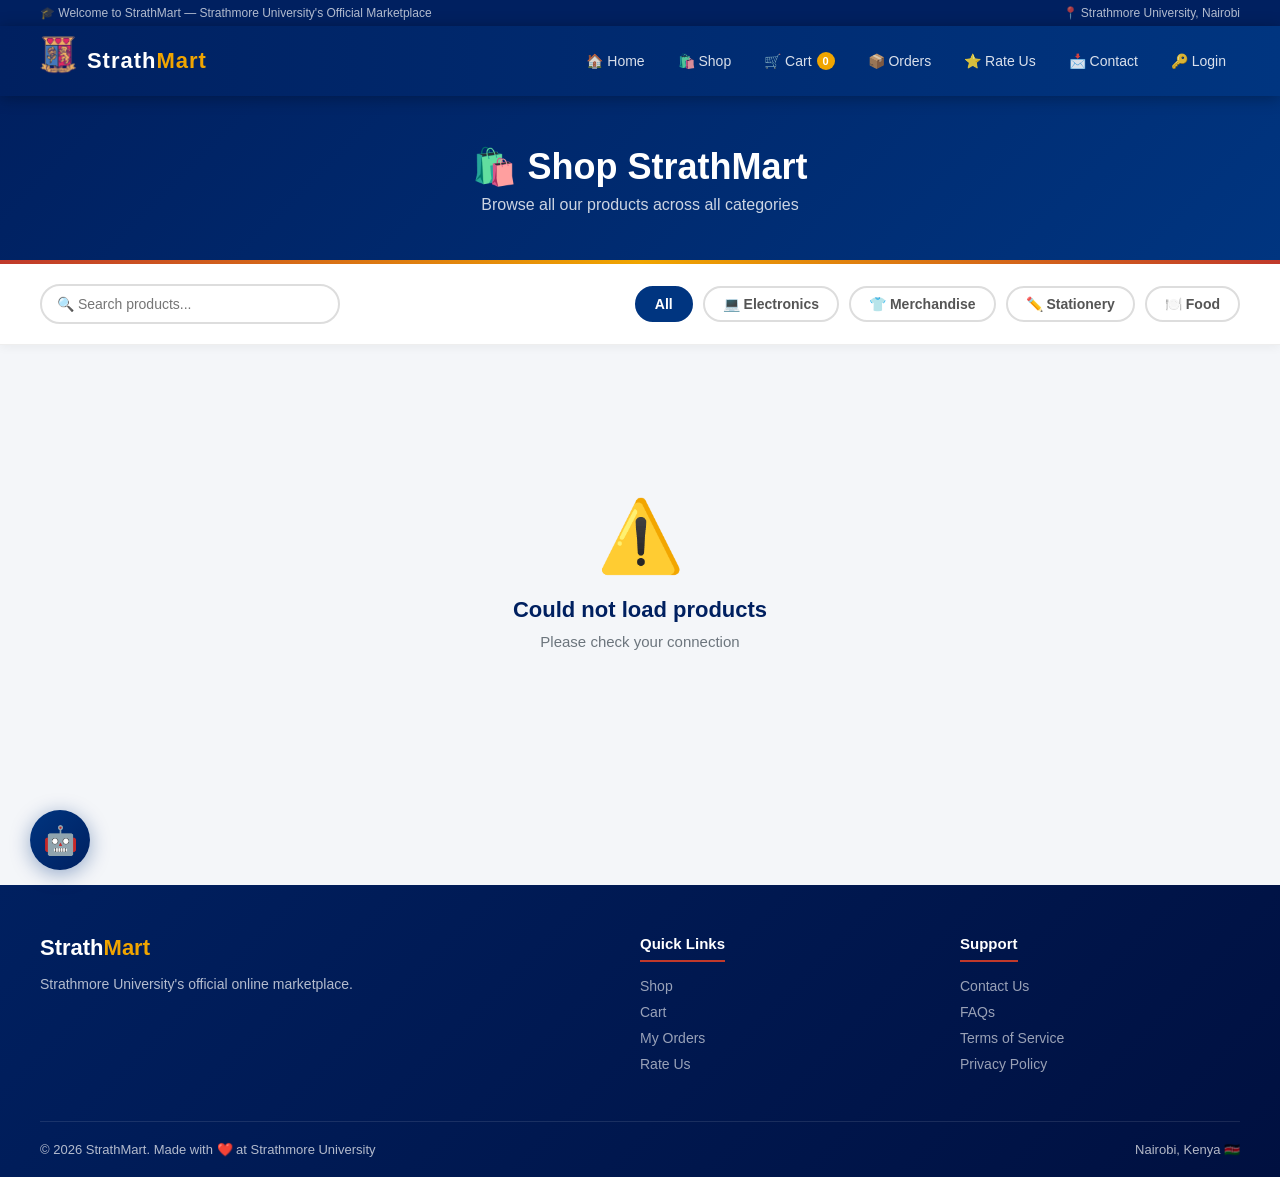
<file: products.html>
<!DOCTYPE html>
<html lang="en">
<head>
    <meta charset="UTF-8">
    <meta name="viewport" content="width=device-width, initial-scale=1.0">
    <link rel="icon" type="image/png" href="favicon-32x32.png">
    <title>StrathMart | Strathmore University Marketplace</title>
    <link rel="stylesheet" href="style.css">
    <script src="chatbot.js" defer></script>
    <script src="app.js" defer></script>
</head>
<body>

    <!-- Top Bar -->
    <div class="top-bar">
        <span>🎓 Welcome to StrathMart — Strathmore University's Official Marketplace</span>
        <span>📍 Strathmore University, Nairobi</span>
    </div>

    <!-- Navbar -->
    <nav>
    <a href="index.html" class="logo">
        <img src="./logo.jpeg" alt="StrathMart Logo" style="height: 50px; width: auto; border-radius: 5px;">
        <span>Strath<em>Mart</em></span>
    </a>
    <button class="hamburger" id="hamburger" onclick="toggleMenu()">
        <span></span>
        <span></span>
        <span></span>
    </button>
    <ul id="navMenu">
        <li><a href="index.html">🏠 Home</a></li>
        <li><a href="products.html">🛍️ Shop</a></li>
        <li><a href="cart.html">🛒 Cart <span class="nav-cart-badge" id="cartCount">0</span></a></li>
        <li><a href="orders.html">📦 Orders</a></li>
        <li><a href="rate.html">⭐ Rate Us</a></li>
        <li><a href="contact.html">📩 Contact</a></li>
        <li id="authLink"><a href="login.html">🔑 Login</a></li>
    </ul>
</nav>

    <!-- Page Header -->
    <div class="page-header">
        <h1>🛍️ Shop StrathMart</h1>
        <p>Browse all our products across all categories</p>
    </div>

    <!-- Filter Bar -->
    <div class="filter-bar">
    <div style="display: flex; align-items: center; gap: 10px; flex: 1;">
        <input type="text" id="searchInput" placeholder="🔍 Search products..." 
            style="padding: 10px 15px; border: 2px solid #ddd; border-radius: 25px; font-size: 14px; outline: none; width: 100%; max-width: 300px; transition: border 0.3s;"
            oninput="searchProducts(this.value)"
            onfocus="this.style.borderColor='var(--blue)'"
            onblur="this.style.borderColor='#ddd'">
    </div>
    <button class="filter-btn active" onclick="filterProducts('all', this)">All</button>
    <button class="filter-btn" onclick="filterProducts('Electronics', this)">💻 Electronics</button>
    <button class="filter-btn" onclick="filterProducts('Merchandise', this)">👕 Merchandise</button>
    <button class="filter-btn" onclick="filterProducts('Stationery', this)">✏️ Stationery</button>
    <button class="filter-btn" onclick="filterProducts('Food', this)">🍽️ Food</button>
</div>
    <!-- Products -->
    <section class="section">
        <div class="products-grid" id="productsGrid">
            <div class="loading" style="grid-column: 1/-1">
                <div class="spinner"></div>
                <p>Loading products...</p>
            </div>
        </div>
    </section>

    <!-- Footer -->
    <footer>
        <div class="footer-grid">
            <div class="footer-brand">
                <div class="logo-text">Strath<span>Mart</span></div>
                <p>Strathmore University's official online marketplace.</p>
            </div>
            <div class="footer-col">
                <h4>Quick Links</h4>
                <ul>
                    <li><a href="products.html">Shop</a></li>
                    <li><a href="cart.html">Cart</a></li>
                    <li><a href="orders.html">My Orders</a></li>
                    <li><a href="rate.html">Rate Us</a></li>
                </ul>
            </div>
            <div class="footer-col">
                <h4>Support</h4>
                <ul>
                    <li><a href="contact.html">Contact Us</a></li>
                    <li><a href="#">FAQs</a></li>
                    <li><a href="#">Terms of Service</a></li>
                    <li><a href="#">Privacy Policy</a></li>
                </ul>
            </div>
        </div>
        <div class="footer-bottom">
            <span>© 2026 StrathMart. Made with <span class="red">❤️</span> at Strathmore University</span>
            <span>Nairobi, Kenya 🇰🇪</span>
        </div>
    </footer>
    
    <script>
        const API = 'https://strathmart-api.onrender.com';
        let allProducts = [];
        let categories = [];

        const icons = {
            'Electronics': '💻',
            'Merchandise': '👕',
            'Stationery': '✏️',
            'Food': '🍽️'
        };

        async function loadProducts() {
            try {
                const [productsRes, categoriesRes] = await Promise.all([
                    fetch(`${API}/products/`),
                    fetch(`${API}/products/categories`)
                ]);

                allProducts = await productsRes.json();
                categories = await categoriesRes.json();

                // Check URL param for category filter
                const params = new URLSearchParams(window.location.search);
                const cat = params.get('category');
                if (cat) {
                    filterProducts(cat, null);
                } else {
                    renderProducts(allProducts);
                }
            } catch (err) {
                document.getElementById('productsGrid').innerHTML = `
                    <div class="empty-state" style="grid-column: 1/-1">
                        <div class="empty-icon">⚠️</div>
                        <h3>Could not load products</h3>
                        <p>Please check your connection</p>
                    </div>`;
            }
        }

        function getCategoryName(categoryId) {
            const cat = categories.find(c => c.id === categoryId);
            return cat ? cat.name : 'Unknown';
        }

        function renderProducts(products) {
    const grid = document.getElementById('productsGrid');
    if (products.length === 0) {
        grid.innerHTML = `
            <div class="empty-state" style="grid-column: 1/-1">
                <div class="empty-icon">🛍️</div>
                <h3>No products found</h3>
                <p>Try a different category</p>
            </div>`;
        return;
    }

    grid.innerHTML = products.map(p => {
        const catName = getCategoryName(p.category_id);
        const icon = icons[catName] || '🛍️';
        return `
        <div class="product-card">
            <div class="product-badge">${catName}</div>
            ${p.image_url 
                ? `<img src="${p.image_url}" alt="${p.name}" style="width:100%; height:190px; object-fit:cover;" onerror="this.style.display='none';">
                   <div class="no-image" style="display:none">${icon}</div>`
                : `<div class="no-image">${icon}</div>`
            }
            <div class="product-info">
                <h3>${p.name}</h3>
                <p class="category-tag">${p.description || ''}</p>
                <p class="price">KES ${p.price.toLocaleString()}</p>
                <p class="stock">✅ ${p.stock} in stock</p>
                <a href="product.html?id=${p.id}" class="btn btn-sm" style="display:block; text-align:center; margin-bottom: 8px;">👁️ View Product</a>
                <button class="btn btn-sm" style="width:100%; background: var(--blue);" onclick="addToCart(${p.id}, '${p.name}')">🛒 Add to Cart</button>
            </div>
        </div>`;
    }).join('');
}
        function filterProducts(category, btn) {
            // Update active button
            document.querySelectorAll('.filter-btn').forEach(b => b.classList.remove('active'));
            if (btn) btn.classList.add('active');

            if (category === 'all') {
                renderProducts(allProducts);
            } else {
                const filtered = allProducts.filter(p => {
                    const catName = getCategoryName(p.category_id);
                    return catName === category;
                });
                renderProducts(filtered);
            }
        }
        function searchProducts(query) {
    const filtered = allProducts.filter(p => {
        const catName = getCategoryName(p.category_id);
        return p.name.toLowerCase().includes(query.toLowerCase()) ||
               p.description?.toLowerCase().includes(query.toLowerCase()) ||
               catName.toLowerCase().includes(query.toLowerCase());
    });

    // Reset filter buttons
    document.querySelectorAll('.filter-btn').forEach(b => b.classList.remove('active'));

    if (query === '') {
        renderProducts(allProducts);
    } else {
        renderProducts(filtered);
    }
}

        async function addToCart(productId, productName) {
            const token = localStorage.getItem('token');
            if (!token) {
                alert('Please login first to add items to cart!');
                window.location.href = 'login.html';
                return;
            }

            try {
                const res = await fetch(`${API}/cart/`, {
                    method: 'POST',
                    headers: {
                        'Content-Type': 'application/json',
                        'Authorization': `Bearer ${token}`
                    },
                    body: JSON.stringify({ product_id: productId, quantity: 1 })
                });

                if (res.ok) {
                    showToast(`${productName} added to cart!`, 'success');
                    updateCartCount();
                } else {
                    const data = await res.json();
                    showToast(data.detail, 'error');
                }
            } catch (err) {
                showToast('Could not add to cart. Please try again.', 'error');
            }
        }

        async function updateCartCount() {
            const token = localStorage.getItem('token');
            if (!token) return;
            try {
                const res = await fetch(`${API}/cart/`, {
                    headers: { 'Authorization': `Bearer ${token}` }
                });
                const cart = await res.json();
                document.getElementById('cartCount').textContent = cart.length;
            } catch (err) {}
        }

        // Check auth
        const token = localStorage.getItem('token');
        if (token) {
            document.getElementById('authLink').innerHTML = '<a href="#" onclick="logout()">🚪 Logout</a>';
            updateCartCount();
        }

        function logout() {
            localStorage.removeItem('token');
            localStorage.removeItem('user');
            window.location.href = 'index.html';
        }

        loadProducts();
    </script>
</body>
</html>
</file>
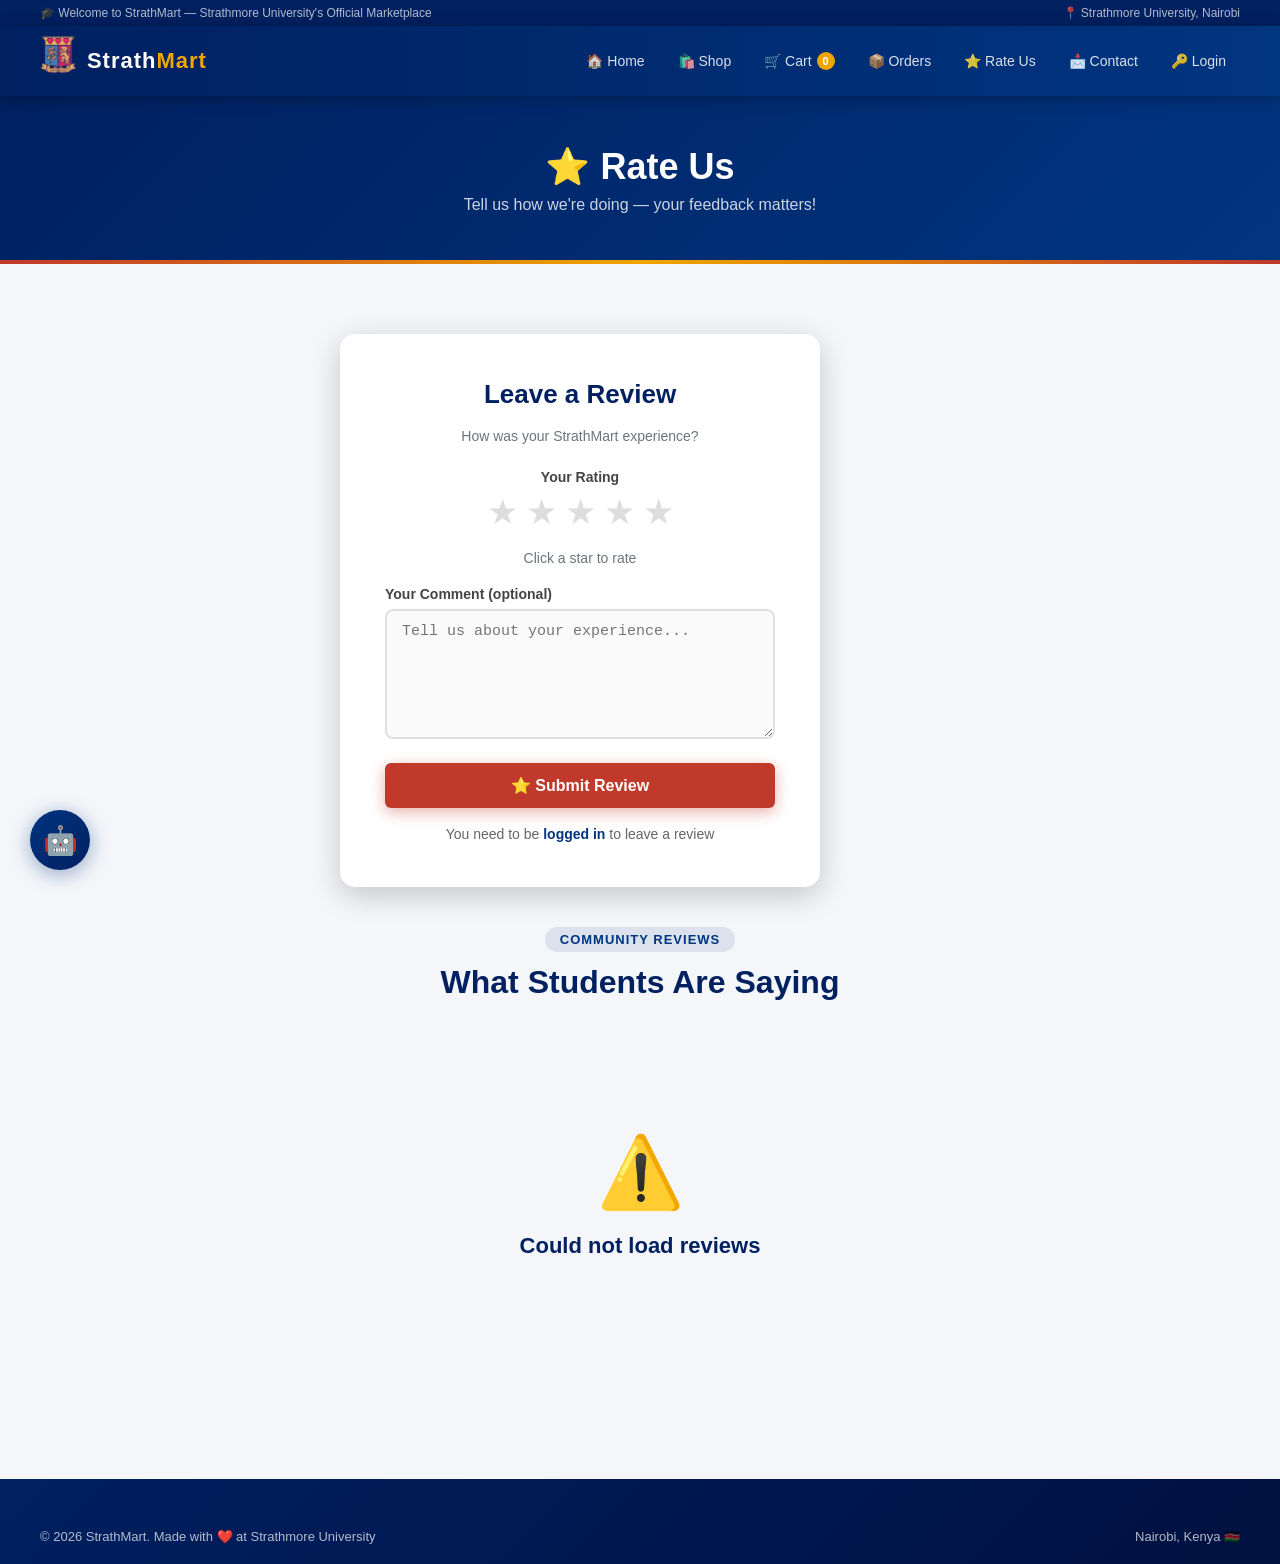
<file: rate.html>
<!DOCTYPE html>
<html lang="en">
<head>
    <meta charset="UTF-8">
    <meta name="viewport" content="width=device-width, initial-scale=1.0">
    <link rel="icon" type="image/png" href="favicon-32x32.png">
    <title>StrathMart | Strathmore University Marketplace</title>
    <link rel="stylesheet" href="style.css">
    <script src="chatbot.js" defer></script>
    <script src="app.js" defer></script>
</head>
<body>

    <!-- Top Bar -->
    <div class="top-bar">
        <span>🎓 Welcome to StrathMart — Strathmore University's Official Marketplace</span>
        <span>📍 Strathmore University, Nairobi</span>
    </div>

    <!-- Navbar -->
    <nav>
    <a href="index.html" class="logo">
        <img src="./logo.jpeg" alt="StrathMart Logo" style="height: 50px; width: auto; border-radius: 5px;">
        <span>Strath<em>Mart</em></span>
    </a>
    <button class="hamburger" id="hamburger" onclick="toggleMenu()">
        <span></span>
        <span></span>
        <span></span>
    </button>
    <ul id="navMenu">
        <li><a href="index.html">🏠 Home</a></li>
        <li><a href="products.html">🛍️ Shop</a></li>
        <li><a href="cart.html">🛒 Cart <span class="nav-cart-badge" id="cartCount">0</span></a></li>
        <li><a href="orders.html">📦 Orders</a></li>
        <li><a href="rate.html">⭐ Rate Us</a></li>
        <li><a href="contact.html">📩 Contact</a></li>
        <li id="authLink"><a href="login.html">🔑 Login</a></li>
    </ul>
</nav>

    <!-- Page Header -->
    <div class="page-header">
        <h1>⭐ Rate Us</h1>
        <p>Tell us how we're doing — your feedback matters!</p>
    </div>

    <!-- Rate Form -->
    <section class="section">
        <div style="max-width: 600px; margin: 0 auto;">

            <div class="form-container" style="margin: 0 0 40px 0;">
                <h2>Leave a Review</h2>
                <p class="subtitle">How was your StrathMart experience?</p>

                <div id="alertBox"></div>

                <div class="form-group" style="text-align: center;">
                    <label>Your Rating</label>
                    <div class="stars" id="starsContainer">
                        <span class="star" onclick="setRating(1)" data-value="1">★</span>
                        <span class="star" onclick="setRating(2)" data-value="2">★</span>
                        <span class="star" onclick="setRating(3)" data-value="3">★</span>
                        <span class="star" onclick="setRating(4)" data-value="4">★</span>
                        <span class="star" onclick="setRating(5)" data-value="5">★</span>
                    </div>
                    <p id="ratingText" style="color: var(--gray); font-size: 14px;">Click a star to rate</p>
                </div>

                <div class="form-group">
                    <label>Your Comment (optional)</label>
                    <textarea id="comment" placeholder="Tell us about your experience..."></textarea>
                </div>

                <button class="btn" onclick="submitRating()">⭐ Submit Review</button>
                <p>You need to be <a href="login.html">logged in</a> to leave a review</p>
            </div>

            <!-- Existing Reviews -->
            <div class="section-header">
                <div class="tag">Community Reviews</div>
                <h2>What Students Are Saying</h2>
            </div>

            <div id="ratingsContainer">
                <div class="loading">
                    <div class="spinner"></div>
                    <p>Loading reviews...</p>
                </div>
            </div>
        </div>
    </section>

    <!-- Footer -->
    <footer>
        <div class="footer-bottom" style="border:none; padding:0;">
            <span>© 2026 StrathMart. Made with <span class="red">❤️</span> at Strathmore University</span>
            <span>Nairobi, Kenya 🇰🇪</span>
        </div>
    </footer>

    <script>
        const API = 'https://strathmart-api.onrender.com';
        const token = localStorage.getItem('token');
        let selectedRating = 0;

        if (token) {
            document.getElementById('authLink').innerHTML = '<a href="#" onclick="logout()">🚪 Logout</a>';
        }

        const ratingLabels = {
            1: '😞 Poor',
            2: '😕 Fair',
            3: '😊 Good',
            4: '😄 Very Good',
            5: '🤩 Excellent!'
        };

        function setRating(value) {
            selectedRating = value;
            document.querySelectorAll('.star').forEach((star, index) => {
                star.classList.toggle('active', index < value);
            });
            document.getElementById('ratingText').textContent = ratingLabels[value];
        }

        // Hover effects
        document.querySelectorAll('.star').forEach((star, index) => {
            star.addEventListener('mouseover', () => {
                document.querySelectorAll('.star').forEach((s, i) => {
                    s.style.color = i <= index ? '#f0a500' : '#ddd';
                });
            });
            star.addEventListener('mouseout', () => {
                document.querySelectorAll('.star').forEach((s, i) => {
                    s.style.color = i < selectedRating ? '#f0a500' : '#ddd';
                });
            });
        });

        async function submitRating() {
            const alertBox = document.getElementById('alertBox');

            if (!token) {
                alertBox.innerHTML = '<div class="alert alert-error">❌ Please login first to leave a review</div>';
                return;
            }

            if (selectedRating === 0) {
                alertBox.innerHTML = '<div class="alert alert-error">⚠️ Please select a star rating</div>';
                return;
            }

            const comment = document.getElementById('comment').value;

            try {
                const res = await fetch(`${API}/ratings/`, {
                    method: 'POST',
                    headers: {
                        'Content-Type': 'application/json',
                        'Authorization': `Bearer ${token}`
                    },
                    body: JSON.stringify({
                        stars: selectedRating,
                        comment: comment || null
                    })
                });

                if (res.ok) {
                    alertBox.innerHTML = '<div class="alert alert-success">✅ Thank you for your review!</div>';
                    document.getElementById('comment').value = '';
                    setRating(0);
                    loadRatings();
                } else {
                    const data = await res.json();
                    alertBox.innerHTML = `<div class="alert alert-error">❌ ${data.detail}</div>`;
                }
            } catch (err) {
                alertBox.innerHTML = '<div class="alert alert-error">❌ Could not submit review</div>';
            }
        }

        async function loadRatings() {
            try {
                const res = await fetch(`${API}/ratings/`);
                const ratings = await res.json();
                const container = document.getElementById('ratingsContainer');

                if (ratings.length === 0) {
                    container.innerHTML = `
                        <div class="empty-state">
                            <div class="empty-icon">⭐</div>
                            <h3>No reviews yet</h3>
                            <p>Be the first to leave a review!</p>
                        </div>`;
                    return;
                }

                container.innerHTML = ratings.reverse().map(r => `
                    <div class="rating-card">
                        <div class="stars-display">${'★'.repeat(r.stars)}${'☆'.repeat(5 - r.stars)}</div>
                        <p class="comment">${r.comment || 'No comment left'}</p>
                        <p class="meta">📅 ${new Date(r.created_at).toLocaleDateString('en-KE', {
                            year: 'numeric', month: 'long', day: 'numeric'
                        })}</p>
                    </div>
                `).join('');
            } catch (err) {
                document.getElementById('ratingsContainer').innerHTML = `
                    <div class="empty-state">
                        <div class="empty-icon">⚠️</div>
                        <h3>Could not load reviews</h3>
                    </div>`;
            }
        }

        async function updateCartCount() {
            if (!token) return;
            try {
                const res = await fetch(`${API}/cart/`, {
                    headers: { 'Authorization': `Bearer ${token}` }
                });
                const cart = await res.json();
                document.getElementById('cartCount').textContent = cart.length;
            } catch (err) {}
        }

        function logout() {
            localStorage.removeItem('token');
            localStorage.removeItem('user');
            window.location.href = 'index.html';
        }

        loadRatings();
        updateCartCount();
    </script>
</body>
</html>
</file>
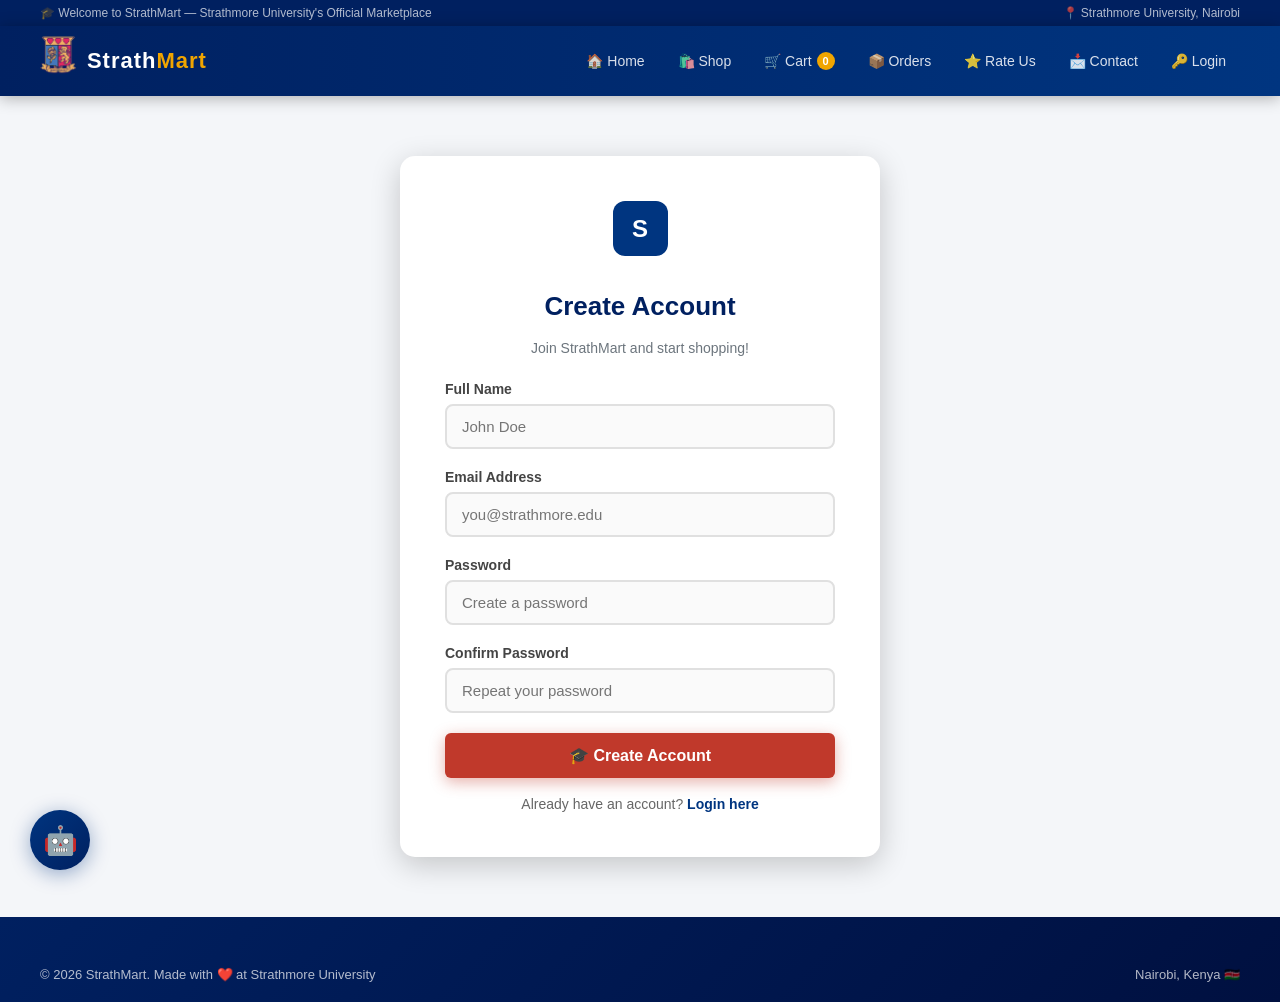
<file: register.html>
<!DOCTYPE html>
<html lang="en">
<head>
    <meta charset="UTF-8">
    <meta name="viewport" content="width=device-width, initial-scale=1.0">
    <link rel="icon" type="image/png" href="favicon-32x32.png">
    <title>StrathMart | Strathmore University Marketplace</title>
    <link rel="stylesheet" href="style.css">
    <script src="chatbot.js" defer></script>
    <script src="app.js" defer></script>
</head>
<body>

    <!-- Top Bar -->
    <div class="top-bar">
        <span>🎓 Welcome to StrathMart — Strathmore University's Official Marketplace</span>
        <span>📍 Strathmore University, Nairobi</span>
    </div>

    <!-- Navbar -->
    <nav>
    <a href="index.html" class="logo">
        <img src="./logo.jpeg" alt="StrathMart Logo" style="height: 50px; width: auto; border-radius: 5px;">
        <span>Strath<em>Mart</em></span>
    </a>
    <button class="hamburger" id="hamburger" onclick="toggleMenu()">
        <span></span>
        <span></span>
        <span></span>
    </button>
    <ul id="navMenu">
        <li><a href="index.html">🏠 Home</a></li>
        <li><a href="products.html">🛍️ Shop</a></li>
        <li><a href="cart.html">🛒 Cart <span class="nav-cart-badge" id="cartCount">0</span></a></li>
        <li><a href="orders.html">📦 Orders</a></li>
        <li><a href="rate.html">⭐ Rate Us</a></li>
        <li><a href="contact.html">📩 Contact</a></li>
        <li id="authLink"><a href="login.html">🔑 Login</a></li>
    </ul>
</nav>

    <!-- Register Form -->
    <div class="form-container">
        <div class="form-logo">
            <div class="logo-icon">S</div>
        </div>
        <h2>Create Account</h2>
        <p class="subtitle">Join StrathMart and start shopping!</p>

        <div id="alertBox"></div>

        <div class="form-group">
            <label>Full Name</label>
            <input type="text" id="fullName" placeholder="John Doe">
        </div>
        <div class="form-group">
            <label>Email Address</label>
            <input type="email" id="email" placeholder="you@strathmore.edu">
        </div>
        <div class="form-group">
            <label>Password</label>
            <input type="password" id="password" placeholder="Create a password">
        </div>
        <div class="form-group">
            <label>Confirm Password</label>
            <input type="password" id="confirmPassword" placeholder="Repeat your password">
        </div>
        <button class="btn" onclick="register()">🎓 Create Account</button>
        <p>Already have an account? <a href="login.html">Login here</a></p>
    </div>

    <!-- Footer -->
    <footer>
        <div class="footer-bottom" style="border:none; padding:0;">
            <span>© 2026 StrathMart. Made with <span class="red">❤️</span> at Strathmore University</span>
            <span>Nairobi, Kenya 🇰🇪</span>
        </div>
    </footer>

    <script>
        const API = 'https://strathmart-api.onrender.com';

        async function register() {
            const fullName = document.getElementById('fullName').value;
            const email = document.getElementById('email').value;
            const password = document.getElementById('password').value;
            const confirmPassword = document.getElementById('confirmPassword').value;
            const alertBox = document.getElementById('alertBox');

            if (!fullName || !email || !password || !confirmPassword) {
                alertBox.innerHTML = '<div class="alert alert-error">⚠️ Please fill in all fields</div>';
                return;
            }

            if (password !== confirmPassword) {
                alertBox.innerHTML = '<div class="alert alert-error">❌ Passwords do not match</div>';
                return;
            }

            if (password.length < 6) {
                alertBox.innerHTML = '<div class="alert alert-error">❌ Password must be at least 6 characters</div>';
                return;
            }

            try {
                const res = await fetch(`${API}/users/register`, {
                    method: 'POST',
                    headers: { 'Content-Type': 'application/json' },
                    body: JSON.stringify({
                        full_name: fullName,
                        email: email,
                        password: password
                    })
                });

                const data = await res.json();

                if (res.ok) {
                    alertBox.innerHTML = '<div class="alert alert-success">✅ Account created! Redirecting to login...</div>';
                    setTimeout(() => window.location.href = 'login.html', 1500);
                } else {
                    alertBox.innerHTML = `<div class="alert alert-error">❌ ${data.detail}</div>`;
                }
            } catch (err) {
                alertBox.innerHTML = '<div class="alert alert-error">❌ Could not connect to server</div>';
            }
        }

        document.addEventListener('keypress', (e) => {
            if (e.key === 'Enter') register();
        });
    </script>
</body>
</html>
</file>
<file: style.css>
* {
    margin: 0;
    padding: 0;
    box-sizing: border-box;
}

:root {
    --blue: #003580;
    --dark-blue: #002060;
    --light-blue: #0055b3;
    --red: #c0392b;
    --dark-red: #922b21;
    --white: #ffffff;
    --light-gray: #f4f6f9;
    --gray: #6c757d;
    --shadow: 0 4px 20px rgba(0, 0, 0, 0.1);
    --shadow-hover: 0 8px 30px rgba(0, 0, 0, 0.2);
}

body {
    font-family: 'Segoe UI', Tahoma, Geneva, Verdana, sans-serif;
    background-color: var(--light-gray);
    color: #333;
    overflow-x: hidden;
}

/* ── Scrollbar ── */
::-webkit-scrollbar { width: 8px; }
::-webkit-scrollbar-track { background: #f1f1f1; }
::-webkit-scrollbar-thumb { background: var(--blue); border-radius: 4px; }
::-webkit-scrollbar-thumb:hover { background: var(--dark-blue); }

/* ── Navbar ── */
nav {
    background: linear-gradient(90deg, var(--dark-blue), var(--blue));
    padding: 0 40px;
    display: flex;
    justify-content: space-between;
    align-items: center;
    position: sticky;
    top: 0;
    z-index: 1000;
    box-shadow: 0 2px 15px rgba(0,0,0,0.3);
    height: 70px;
}

nav .logo {
    display: flex;
    align-items: center;
    gap: 10px;
    text-decoration: none;
}

nav .logo .logo-icon {
    background: var(--red);
    color: white;
    width: 40px;
    height: 40px;
    border-radius: 8px;
    display: flex;
    align-items: center;
    justify-content: center;
    font-weight: bold;
    font-size: 18px;
}

nav .logo img {
    mix-blend-mode: lighten;
    border-radius: 5px;
}

nav .logo span {
    color: white;
    font-size: 22px;
    font-weight: 700;
    letter-spacing: 1px;
}

nav .logo span em {
    color: #f0a500;
    font-style: normal;
}

nav ul {
    list-style: none;
    display: flex;
    align-items: center;
    gap: 5px;
}

nav ul li a {
    color: rgba(255,255,255,0.85);
    text-decoration: none;
    font-size: 14px;
    padding: 8px 14px;
    border-radius: 5px;
    transition: all 0.3s;
    display: flex;
    align-items: center;
    gap: 5px;
}

nav ul li a:hover {
    background: rgba(255,255,255,0.15);
    color: white;
}

nav ul li a.active {
    background: var(--red);
    color: white;
}

.nav-cart-badge {
    background: #f0a500;
    color: white;
    border-radius: 50%;
    width: 18px;
    height: 18px;
    font-size: 11px;
    display: inline-flex;
    align-items: center;
    justify-content: center;
    font-weight: bold;
}

/* ── Top Bar ── */
.top-bar {
    background: var(--dark-blue);
    color: rgba(255,255,255,0.7);
    font-size: 12px;
    padding: 6px 40px;
    display: flex;
    justify-content: space-between;
}

.top-bar a {
    color: rgba(255,255,255,0.7);
    text-decoration: none;
}

.top-bar a:hover { color: white; }

/* ── Hero ── */
.hero {
    background: linear-gradient(135deg, var(--dark-blue) 0%, var(--blue) 50%, var(--light-blue) 100%);
    color: white;
    padding: 100px 40px;
    position: relative;
    overflow: hidden;
    text-align: center;
}

.hero::before {
    content: '';
    position: absolute;
    top: -50%;
    left: -50%;
    width: 200%;
    height: 200%;
    background: radial-gradient(circle, rgba(255,255,255,0.05) 0%, transparent 60%);
    animation: pulse 6s ease-in-out infinite;
}

.hero::after {
    content: '';
    position: absolute;
    bottom: 0;
    left: 0;
    right: 0;
    height: 5px;
    background: linear-gradient(90deg, var(--red), #f0a500, var(--red));
}

@keyframes pulse {
    0%, 100% { transform: scale(1); }
    50% { transform: scale(1.1); }
}

.hero-badge {
    display: inline-block;
    background: rgba(192, 57, 43, 0.3);
    border: 1px solid rgba(192, 57, 43, 0.5);
    color: #ff8a80;
    padding: 6px 16px;
    border-radius: 20px;
    font-size: 13px;
    margin-bottom: 20px;
    letter-spacing: 1px;
    text-transform: uppercase;
}

.hero h1 {
    font-size: 52px;
    font-weight: 800;
    margin-bottom: 20px;
    line-height: 1.2;
    position: relative;
    z-index: 1;
}

.hero h1 span {
    color: #f0a500;
    position: relative;
}

.hero p {
    font-size: 18px;
    margin-bottom: 35px;
    color: rgba(255,255,255,0.8);
    max-width: 600px;
    margin-left: auto;
    margin-right: auto;
    position: relative;
    z-index: 1;
}

.hero-buttons {
    display: flex;
    gap: 15px;
    justify-content: center;
    flex-wrap: wrap;
    position: relative;
    z-index: 1;
}

.hero-stats {
    display: flex;
    justify-content: center;
    gap: 50px;
    margin-top: 60px;
    position: relative;
    z-index: 1;
    flex-wrap: wrap;
}

.hero-stat h3 {
    font-size: 32px;
    font-weight: 800;
    color: #f0a500;
}

.hero-stat p {
    font-size: 13px;
    color: rgba(255,255,255,0.7);
    margin-bottom: 0;
}

/* ── Buttons ── */
.btn {
    background: var(--red);
    color: white;
    padding: 13px 30px;
    border: none;
    border-radius: 6px;
    font-size: 15px;
    font-weight: 600;
    cursor: pointer;
    text-decoration: none;
    display: inline-block;
    transition: all 0.3s;
    box-shadow: 0 4px 15px rgba(192, 57, 43, 0.4);
}

.btn:hover {
    background: var(--dark-red);
    transform: translateY(-2px);
    box-shadow: 0 6px 20px rgba(192, 57, 43, 0.5);
}

.btn-blue {
    background: var(--blue);
    box-shadow: 0 4px 15px rgba(0, 53, 128, 0.4);
}

.btn-blue:hover {
    background: var(--dark-blue);
    box-shadow: 0 6px 20px rgba(0, 53, 128, 0.5);
}

.btn-outline {
    background: transparent;
    border: 2px solid white;
    color: white;
    padding: 11px 28px;
    border-radius: 6px;
    font-size: 15px;
    font-weight: 600;
    cursor: pointer;
    text-decoration: none;
    display: inline-block;
    transition: all 0.3s;
}

.btn-outline:hover {
    background: white;
    color: var(--blue);
}

.btn-sm {
    padding: 8px 16px;
    font-size: 13px;
}

.btn-danger {
    background: var(--red);
    color: white;
    padding: 8px 16px;
    border: none;
    border-radius: 5px;
    cursor: pointer;
    font-size: 13px;
    transition: all 0.3s;
}

.btn-danger:hover { background: var(--dark-red); }

/* ── Section ── */
.section {
    padding: 70px 40px;
}

.section-header {
    text-align: center;
    margin-bottom: 50px;
}

.section-header .tag {
    display: inline-block;
    background: rgba(0, 53, 128, 0.1);
    color: var(--blue);
    padding: 5px 15px;
    border-radius: 20px;
    font-size: 13px;
    font-weight: 600;
    margin-bottom: 12px;
    text-transform: uppercase;
    letter-spacing: 1px;
}

.section-header h2 {
    font-size: 32px;
    font-weight: 800;
    color: var(--dark-blue);
    margin-bottom: 10px;
}

.section-header p {
    color: var(--gray);
    font-size: 16px;
}

/* ── Category Cards ── */
.categories {
    display: flex;
    justify-content: center;
    gap: 20px;
    flex-wrap: wrap;
}

.category-card {
    background: white;
    border-radius: 12px;
    padding: 30px 25px;
    text-align: center;
    width: 170px;
    cursor: pointer;
    box-shadow: var(--shadow);
    transition: all 0.3s;
    text-decoration: none;
    color: #333;
    border: 2px solid transparent;
    position: relative;
    overflow: hidden;
}

.category-card::before {
    content: '';
    position: absolute;
    bottom: 0;
    left: 0;
    right: 0;
    height: 3px;
    background: linear-gradient(90deg, var(--blue), var(--red));
    transform: scaleX(0);
    transition: transform 0.3s;
}

.category-card:hover {
    transform: translateY(-8px);
    box-shadow: var(--shadow-hover);
    border-color: var(--blue);
}

.category-card:hover::before { transform: scaleX(1); }

.category-card .icon {
    font-size: 45px;
    margin-bottom: 12px;
    display: block;
}

.category-card h3 {
    font-size: 15px;
    font-weight: 700;
    color: var(--dark-blue);
}

/* ── Product Cards ── */
.products-grid {
    display: grid;
    grid-template-columns: repeat(auto-fill, minmax(230px, 1fr));
    gap: 25px;
}

.product-card {
    background: white;
    border-radius: 12px;
    overflow: hidden;
    box-shadow: var(--shadow);
    transition: all 0.3s;
    position: relative;
}

.product-card:hover {
    transform: translateY(-8px);
    box-shadow: var(--shadow-hover);
}

.product-card .product-badge {
    position: absolute;
    top: 10px;
    left: 10px;
    background: var(--red);
    color: white;
    padding: 4px 10px;
    border-radius: 4px;
    font-size: 11px;
    font-weight: 700;
    text-transform: uppercase;
}

.product-card .no-image {
    width: 100%;
    height: 190px;
    background: linear-gradient(135deg, #e8f0fe, #d0e4ff);
    display: flex;
    align-items: center;
    justify-content: center;
    font-size: 55px;
}

.product-card img {
    width: 100%;
    height: 190px;
    object-fit: cover;
}

.product-card .product-info {
    padding: 18px;
}

.product-card h3 {
    font-size: 15px;
    font-weight: 700;
    margin-bottom: 6px;
    color: var(--dark-blue);
}

.product-card .category-tag {
    font-size: 12px;
    color: var(--gray);
    margin-bottom: 10px;
}

.product-card .price {
    color: var(--red);
    font-weight: 800;
    font-size: 20px;
    margin-bottom: 12px;
}

.product-card .stock {
    font-size: 12px;
    color: #28a745;
    margin-bottom: 12px;
}

/* ── Forms ── */
.form-container {
    max-width: 480px;
    margin: 60px auto;
    background: white;
    padding: 45px;
    border-radius: 15px;
    box-shadow: var(--shadow-hover);
}

.form-container .form-logo {
    text-align: center;
    margin-bottom: 25px;
}

.form-container .form-logo .logo-icon {
    background: var(--blue);
    color: white;
    width: 55px;
    height: 55px;
    border-radius: 12px;
    display: inline-flex;
    align-items: center;
    justify-content: center;
    font-size: 24px;
    font-weight: bold;
    margin-bottom: 10px;
}

.form-container h2 {
    text-align: center;
    margin-bottom: 8px;
    color: var(--dark-blue);
    font-size: 26px;
    font-weight: 800;
}

.form-container .subtitle {
    text-align: center;
    color: var(--gray);
    font-size: 14px;
    margin-bottom: 25px;
}

.form-group {
    margin-bottom: 20px;
}

.form-group label {
    display: block;
    margin-bottom: 7px;
    font-weight: 600;
    color: #444;
    font-size: 14px;
}

.form-group input,
.form-group textarea,
.form-group select {
    width: 100%;
    padding: 12px 15px;
    border: 2px solid #e0e0e0;
    border-radius: 8px;
    font-size: 15px;
    outline: none;
    transition: border 0.3s;
    background: #fafafa;
}

.form-group input:focus,
.form-group textarea:focus,
.form-group select:focus {
    border-color: var(--blue);
    background: white;
}

.form-group textarea { height: 130px; resize: vertical; }

.form-container .btn { width: 100%; padding: 13px; font-size: 16px; }

.form-container p {
    text-align: center;
    margin-top: 18px;
    color: #666;
    font-size: 14px;
}

.form-container p a { color: var(--blue); text-decoration: none; font-weight: 600; }
.form-container p a:hover { color: var(--red); }

/* ── Alerts ── */
.alert {
    padding: 13px 16px;
    border-radius: 8px;
    margin-bottom: 20px;
    font-size: 14px;
    display: flex;
    align-items: center;
    gap: 8px;
}

.alert-success { background: #d4edda; color: #155724; border-left: 4px solid #28a745; }
.alert-error { background: #f8d7da; color: #721c24; border-left: 4px solid var(--red); }
.alert-info { background: #d0e4ff; color: var(--dark-blue); border-left: 4px solid var(--blue); }

/* ── Cart ── */
.cart-container { display: grid; grid-template-columns: 1fr 320px; gap: 25px; }

.cart-item {
    background: white;
    border-radius: 12px;
    padding: 20px;
    margin-bottom: 15px;
    display: flex;
    justify-content: space-between;
    align-items: center;
    box-shadow: var(--shadow);
    transition: all 0.3s;
}

.cart-item:hover { box-shadow: var(--shadow-hover); }

.cart-item-info h3 { font-size: 16px; color: var(--dark-blue); margin-bottom: 5px; }
.cart-item-info .quantity { font-size: 13px; color: var(--gray); }
.cart-item .price { color: var(--red); font-weight: 800; font-size: 18px; }

.cart-summary {
    background: white;
    border-radius: 12px;
    padding: 25px;
    box-shadow: var(--shadow);
    height: fit-content;
    position: sticky;
    top: 90px;
}

.cart-summary h3 { font-size: 20px; color: var(--dark-blue); margin-bottom: 20px; font-weight: 800; }

.summary-row {
    display: flex;
    justify-content: space-between;
    margin-bottom: 12px;
    font-size: 15px;
    color: #555;
}

.summary-row.total {
    font-size: 20px;
    font-weight: 800;
    color: var(--dark-blue);
    border-top: 2px solid #eee;
    padding-top: 15px;
    margin-top: 10px;
}

/* ── Orders ── */
.order-card {
    background: white;
    border-radius: 12px;
    padding: 25px;
    margin-bottom: 20px;
    box-shadow: var(--shadow);
}

.order-card .order-header {
    display: flex;
    justify-content: space-between;
    align-items: center;
    margin-bottom: 15px;
    padding-bottom: 15px;
    border-bottom: 1px solid #eee;
}

.order-card .order-id { font-weight: 800; color: var(--dark-blue); font-size: 16px; }
.order-card .order-date { font-size: 13px; color: var(--gray); }

.status-badge {
    padding: 5px 14px;
    border-radius: 20px;
    font-size: 12px;
    font-weight: 700;
    text-transform: uppercase;
    letter-spacing: 0.5px;
}

.status-pending { background: #fff3cd; color: #856404; }
.status-confirmed { background: #d4edda; color: #155724; }
.status-delivered { background: #d0e4ff; color: var(--dark-blue); }
.status-cancelled { background: #f8d7da; color: #721c24; }

.order-item {
    display: flex;
    justify-content: space-between;
    padding: 8px 0;
    font-size: 14px;
    border-bottom: 1px dashed #eee;
}

.order-total {
    display: flex;
    justify-content: space-between;
    margin-top: 15px;
    font-weight: 800;
    font-size: 16px;
    color: var(--dark-blue);
}

/* ── Ratings ── */
.stars { display: flex; gap: 8px; margin-bottom: 15px; justify-content: center; }

.star {
    font-size: 35px;
    cursor: pointer;
    color: #ddd;
    transition: all 0.2s;
}

.star:hover, .star.active { color: #f0a500; transform: scale(1.2); }

.rating-card {
    background: white;
    border-radius: 12px;
    padding: 20px;
    margin-bottom: 15px;
    box-shadow: var(--shadow);
    border-left: 4px solid var(--blue);
}

.rating-card .stars-display { color: #f0a500; font-size: 18px; margin-bottom: 8px; }
.rating-card .comment { color: #444; font-size: 15px; margin-bottom: 8px; }
.rating-card .meta { font-size: 12px; color: var(--gray); }

/* ── Page Header ── */
.page-header {
    background: linear-gradient(135deg, var(--dark-blue), var(--blue));
    color: white;
    padding: 50px 40px;
    text-align: center;
    position: relative;
    overflow: hidden;
}

.page-header::after {
    content: '';
    position: absolute;
    bottom: 0;
    left: 0;
    right: 0;
    height: 4px;
    background: linear-gradient(90deg, var(--red), #f0a500, var(--red));
}

.page-header h1 { font-size: 36px; font-weight: 800; margin-bottom: 8px; }
.page-header p { color: rgba(255,255,255,0.8); font-size: 16px; }

/* ── Filter Bar ── */
.filter-bar {
    background: white;
    padding: 20px 40px;
    display: flex;
    gap: 10px;
    flex-wrap: wrap;
    align-items: center;
    box-shadow: 0 2px 10px rgba(0,0,0,0.05);
    border-bottom: 1px solid #eee;
}

.filter-btn {
    padding: 8px 18px;
    border: 2px solid #ddd;
    border-radius: 25px;
    background: white;
    cursor: pointer;
    font-size: 14px;
    font-weight: 600;
    transition: all 0.3s;
    color: #555;
}

.filter-btn:hover, .filter-btn.active {
    background: var(--blue);
    border-color: var(--blue);
    color: white;
}

/* ── Empty State ── */
.empty-state {
    text-align: center;
    padding: 80px 20px;
    color: var(--gray);
}

.empty-state .empty-icon { font-size: 70px; margin-bottom: 20px; }
.empty-state h3 { font-size: 22px; margin-bottom: 10px; color: var(--dark-blue); }
.empty-state p { font-size: 15px; margin-bottom: 25px; }

/* ── Loading ── */
.loading {
    text-align: center;
    padding: 60px;
    color: var(--gray);
}

.spinner {
    width: 45px;
    height: 45px;
    border: 4px solid #e0e0e0;
    border-top-color: var(--blue);
    border-radius: 50%;
    animation: spin 0.8s linear infinite;
    margin: 0 auto 15px;
}

@keyframes spin { to { transform: rotate(360deg); } }

/* ── Footer ── */
footer {
    background: linear-gradient(135deg, var(--dark-blue), #001040);
    color: rgba(255,255,255,0.7);
    padding: 50px 40px 20px;
    margin-top: 60px;
}

.footer-grid {
    display: grid;
    grid-template-columns: 2fr 1fr 1fr;
    gap: 40px;
    margin-bottom: 40px;
}

.footer-brand .logo-text {
    color: white;
    font-size: 22px;
    font-weight: 800;
    margin-bottom: 12px;
}

.footer-brand .logo-text span { color: #f0a500; }
.footer-brand p { font-size: 14px; line-height: 1.7; }

.footer-col h4 {
    color: white;
    font-size: 15px;
    font-weight: 700;
    margin-bottom: 15px;
    padding-bottom: 8px;
    border-bottom: 2px solid var(--red);
    display: inline-block;
}

.footer-col ul { list-style: none; }
.footer-col ul li { margin-bottom: 8px; }
.footer-col ul li a { color: rgba(255,255,255,0.6); text-decoration: none; font-size: 14px; transition: color 0.3s; }
.footer-col ul li a:hover { color: white; }

.footer-bottom {
    border-top: 1px solid rgba(255,255,255,0.1);
    padding-top: 20px;
    display: flex;
    justify-content: space-between;
    align-items: center;
    font-size: 13px;
}

.footer-bottom .red { color: var(--red); }

/* ── Contact Grid ── */
.contact-grid {
    display: grid;
    grid-template-columns: 1fr 1fr;
    gap: 40px;
}

/* ── Responsive ── */
@media (max-width: 768px) {
    nav { padding: 0 20px; }
    .hero h1 { font-size: 30px; }
    .hero { padding: 70px 20px; }
    .section { padding: 50px 20px; }
    .cart-container { grid-template-columns: 1fr; }
    .footer-grid { grid-template-columns: 1fr; }
    nav ul { gap: 3px; }
    nav ul li a { padding: 6px 10px; font-size: 13px; }
    .hero-stats { gap: 25px; }
}

/* ── Toast Notifications ── */
.toast-container {
    position: fixed;
    bottom: 30px;
    right: 30px;
    z-index: 9999;
    display: flex;
    flex-direction: column;
    gap: 10px;
}

.toast {
    background: white;
    border-radius: 10px;
    padding: 15px 20px;
    box-shadow: 0 5px 30px rgba(0,0,0,0.15);
    display: flex;
    align-items: center;
    gap: 12px;
    min-width: 280px;
    max-width: 380px;
    animation: slideIn 0.3s ease;
    border-left: 4px solid var(--blue);
}

.toast.success { border-left-color: #28a745; }
.toast.error { border-left-color: var(--red); }
.toast.info { border-left-color: var(--blue); }

.toast-icon { font-size: 22px; }
.toast-message { font-size: 14px; font-weight: 600; color: #333; flex: 1; }

.toast-close {
    background: none;
    border: none;
    font-size: 18px;
    cursor: pointer;
    color: #999;
    padding: 0;
}

.toast-close:hover { color: #333; }

@keyframes slideIn {
    from { transform: translateX(100px); opacity: 0; }
    to { transform: translateX(0); opacity: 1; }
}

@keyframes slideOut {
    from { transform: translateX(0); opacity: 1; }
    to { transform: translateX(100px); opacity: 0; }
}

/* ── Hero Animations ── */
.hero-badge {
    animation: fadeInDown 0.6s ease;
}

.hero h1 {
    animation: fadeInDown 0.8s ease;
}

.hero p {
    animation: fadeInDown 1s ease;
}

.hero-buttons {
    animation: fadeInUp 1s ease;
}

.hero-stats {
    animation: fadeInUp 1.2s ease;
}

@keyframes fadeInDown {
    from { opacity: 0; transform: translateY(-20px); }
    to { opacity: 1; transform: translateY(0); }
}

@keyframes fadeInUp {
    from { opacity: 0; transform: translateY(20px); }
    to { opacity: 1; transform: translateY(0); }
}

/* ── Improved Product Cards ── */
.product-card {
    position: relative;
    overflow: hidden;
}

.product-card::after {
    content: '';
    position: absolute;
    top: 0;
    left: 0;
    right: 0;
    bottom: 0;
    background: linear-gradient(135deg, rgba(0,53,128,0.05), rgba(192,57,43,0.05));
    opacity: 0;
    transition: opacity 0.3s;
    pointer-events: none;
}

.product-card:hover::after {
    opacity: 1;
}

.product-card .no-image {
    background: linear-gradient(135deg, #e8f0fe, #d0e4ff);
    transition: transform 0.3s;
}

.product-card:hover .no-image {
    transform: scale(1.05);
}

.product-card .btn {
    width: 100%;
    text-align: center;
    padding: 10px;
    border-radius: 8px;
    font-size: 14px;
    transition: all 0.3s;
}

.product-card .product-info {
    border-top: 3px solid transparent;
    transition: border-color 0.3s;
}

.product-card:hover .product-info {
    border-top-color: var(--red);
}

/* ── Improved Category Cards ── */
.category-card {
    position: relative;
    overflow: hidden;
}

.category-card::after {
    content: '';
    position: absolute;
    top: 0;
    left: 0;
    right: 0;
    bottom: 0;
    background: linear-gradient(135deg, rgba(0,53,128,0.03), rgba(192,57,43,0.03));
    opacity: 0;
    transition: opacity 0.3s;
}

.category-card:hover::after { opacity: 1; }

.category-card .icon {
    transition: transform 0.3s;
    display: block;
}

.category-card:hover .icon {
    transform: scale(1.2) rotate(-5deg);
}

/* ── Mobile Hamburger Menu ── */
.hamburger {
    display: none;
    flex-direction: column;
    gap: 5px;
    cursor: pointer;
    padding: 5px;
}

.hamburger span {
    width: 25px;
    height: 3px;
    background: white;
    border-radius: 3px;
    transition: all 0.3s;
}

.nav-menu {
    display: flex;
    align-items: center;
}

/* ── Mobile Styles ── */
@media (max-width: 768px) {

    /* Hide top bar on mobile */
    .top-bar { display: none; }

    /* Navbar */
    nav {
        padding: 0 20px;
        position: relative;
        flex-wrap: wrap;
        height: auto;
        min-height: 70px;
    }

    .hamburger { display: flex; }

    .nav-menu {
        display: none;
        width: 100%;
        flex-direction: column;
        background: var(--dark-blue);
        padding: 15px 0;
        gap: 5px;
    }

    .nav-menu.open { display: flex; }

    nav ul {
        flex-direction: column;
        width: 100%;
        gap: 0;
    }

    nav ul li { width: 100%; }

    nav ul li a {
        display: block;
        padding: 12px 20px;
        border-radius: 0;
        font-size: 15px;
        border-bottom: 1px solid rgba(255,255,255,0.05);
    }

    nav ul li a:hover {
        background: rgba(255,255,255,0.1);
        padding-left: 28px;
    }

    /* Hero */
    .hero { padding: 60px 20px; }
    .hero h1 { font-size: 28px; }
    .hero p { font-size: 15px; }
    .hero-buttons { flex-direction: column; align-items: center; }
    .hero-stats { gap: 20px; }
    .hero-stat h3 { font-size: 24px; }

    /* Section */
    .section { padding: 40px 15px; }

    /* Categories */
    .categories { gap: 12px; }
    .category-card { width: 140px; padding: 20px 15px; }

    /* Products Grid */
    .products-grid { grid-template-columns: repeat(2, 1fr); gap: 15px; }

    /* Cart */
    .cart-container { grid-template-columns: 1fr; }

    /* Filter bar */
    .filter-bar { padding: 15px; gap: 8px; }
    .filter-btn { padding: 6px 14px; font-size: 13px; }

    /* Page header */
    .page-header { padding: 35px 20px; }
    .page-header h1 { font-size: 26px; }

    /* Form */
    .form-container { margin: 30px 15px; padding: 30px 20px; }

    /* Footer */
    footer { padding: 30px 20px 15px; }
    .footer-grid { grid-template-columns: 1fr; gap: 25px; }
    .footer-bottom { flex-direction: column; gap: 8px; text-align: center; }

    /* Contact page */
    .contact-grid { grid-template-columns: 1fr !important; }
}

@media (max-width: 400px) {
    .products-grid { grid-template-columns: 1fr; }
    .hero h1 { font-size: 24px; }
}

/* ── AI Chatbot ── */
.chat-widget {
    position: fixed;
    bottom: 30px;
    left: 30px;
    z-index: 9999;
}

.chat-toggle {
    background: linear-gradient(135deg, var(--blue), var(--dark-blue));
    color: white;
    border: none;
    width: 60px;
    height: 60px;
    border-radius: 50%;
    font-size: 28px;
    cursor: pointer;
    box-shadow: 0 4px 20px rgba(0,53,128,0.4);
    transition: all 0.3s;
    display: flex;
    align-items: center;
    justify-content: center;
}

.chat-toggle:hover {
    transform: scale(1.1);
    box-shadow: 0 6px 25px rgba(0,53,128,0.5);
}

.chat-box {
    position: absolute;
    bottom: 75px;
    left: 0;
    width: 340px;
    background: white;
    border-radius: 16px;
    box-shadow: 0 10px 40px rgba(0,0,0,0.15);
    display: none;
    flex-direction: column;
    overflow: hidden;
    animation: slideInUp 0.3s ease;
}

.chat-box.open { display: flex; }

@keyframes slideInUp {
    from { opacity: 0; transform: translateY(20px); }
    to { opacity: 1; transform: translateY(0); }
}

.chat-header {
    background: linear-gradient(135deg, var(--blue), var(--dark-blue));
    color: white;
    padding: 15px 20px;
    display: flex;
    align-items: center;
    gap: 12px;
}

.chat-header .chat-avatar {
    width: 40px;
    height: 40px;
    background: var(--red);
    border-radius: 50%;
    display: flex;
    align-items: center;
    justify-content: center;
    font-size: 20px;
}

.chat-header .chat-info h4 { font-size: 15px; margin-bottom: 2px; }
.chat-header .chat-info p { font-size: 12px; opacity: 0.8; }

.chat-header .chat-close {
    margin-left: auto;
    background: none;
    border: none;
    color: white;
    font-size: 20px;
    cursor: pointer;
    opacity: 0.8;
}

.chat-header .chat-close:hover { opacity: 1; }

.chat-messages {
    height: 320px;
    overflow-y: auto;
    padding: 15px;
    display: flex;
    flex-direction: column;
    gap: 12px;
    background: #f8f9fa;
}

.chat-message {
    display: flex;
    gap: 8px;
    align-items: flex-start;
}

.chat-message.user { flex-direction: row-reverse; }

.chat-message .avatar {
    width: 30px;
    height: 30px;
    border-radius: 50%;
    display: flex;
    align-items: center;
    justify-content: center;
    font-size: 14px;
    flex-shrink: 0;
}

.chat-message.bot .avatar { background: var(--blue); color: white; }
.chat-message.user .avatar { background: var(--red); color: white; }

.chat-message .bubble {
    max-width: 75%;
    padding: 10px 14px;
    border-radius: 12px;
    font-size: 14px;
    line-height: 1.5;
}

.chat-message.bot .bubble {
    background: white;
    color: #333;
    border-bottom-left-radius: 4px;
    box-shadow: 0 2px 8px rgba(0,0,0,0.08);
}

.chat-message.user .bubble {
    background: var(--blue);
    color: white;
    border-bottom-right-radius: 4px;
}

.chat-typing {
    display: flex;
    gap: 4px;
    padding: 10px 14px;
    background: white;
    border-radius: 12px;
    border-bottom-left-radius: 4px;
    box-shadow: 0 2px 8px rgba(0,0,0,0.08);
    width: fit-content;
}

.chat-typing span {
    width: 8px;
    height: 8px;
    background: var(--blue);
    border-radius: 50%;
    animation: typing 1s infinite;
}

.chat-typing span:nth-child(2) { animation-delay: 0.2s; }
.chat-typing span:nth-child(3) { animation-delay: 0.4s; }

@keyframes typing {
    0%, 100% { transform: translateY(0); opacity: 0.4; }
    50% { transform: translateY(-5px); opacity: 1; }
}

.chat-input-area {
    padding: 12px 15px;
    display: flex;
    gap: 8px;
    background: white;
    border-top: 1px solid #eee;
}

.chat-input-area input {
    flex: 1;
    padding: 10px 14px;
    border: 2px solid #eee;
    border-radius: 25px;
    font-size: 14px;
    outline: none;
    transition: border 0.3s;
}

.chat-input-area input:focus { border-color: var(--blue); }

.chat-input-area button {
    background: var(--blue);
    color: white;
    border: none;
    width: 40px;
    height: 40px;
    border-radius: 50%;
    cursor: pointer;
    font-size: 16px;
    transition: all 0.3s;
    display: flex;
    align-items: center;
    justify-content: center;
}

.chat-input-area button:hover { background: var(--dark-blue); transform: scale(1.05); }

.chat-suggestions {
    padding: 10px 15px;
    display: flex;
    gap: 8px;
    flex-wrap: wrap;
    background: white;
    border-top: 1px solid #eee;
}

.suggestion-btn {
    background: #f0f4ff;
    color: var(--blue);
    border: 1px solid #d0e0ff;
    padding: 5px 12px;
    border-radius: 15px;
    font-size: 12px;
    cursor: pointer;
    transition: all 0.3s;
    white-space: nowrap;
}

.suggestion-btn:hover {
    background: var(--blue);
    color: white;
}

@media (max-width: 768px) {
    .chat-widget { bottom: 20px; left: 15px; }
    .chat-box { width: 300px; }
}

/* ── Hamburger Menu ── */
.hamburger {
    display: none;
    flex-direction: column;
    gap: 5px;
    cursor: pointer;
    background: none;
    border: none;
    padding: 5px;
}

.hamburger span {
    width: 25px;
    height: 3px;
    background: white;
    border-radius: 3px;
    transition: all 0.3s;
}

.hamburger.open span:nth-child(1) { transform: rotate(45deg) translate(5px, 8px); }
.hamburger.open span:nth-child(2) { opacity: 0; }
.hamburger.open span:nth-child(3) { transform: rotate(-45deg) translate(5px, -8px); }

@media (min-width: 769px) {
    .hamburger { display: none !important; }
    nav ul { display: flex !important; }
}

@media (max-width: 768px) {
    .hamburger { display: flex; }

    nav ul {
        display: none;
        position: absolute;
        top: 100%;
        left: 0;
        right: 0;
        background: var(--dark-blue);
        flex-direction: column;
        padding: 10px 0;
        box-shadow: 0 5px 20px rgba(0,0,0,0.3);
        z-index: 999;
    }

    nav ul.open { display: flex; }

    nav ul li a {
        padding: 12px 20px;
        font-size: 15px;
        border-bottom: 1px solid rgba(255,255,255,0.1);
        flex-direction: row;
        justify-content: flex-start;
    }
}

.promo-banner {
    width: 100%;
    background: linear-gradient(90deg, #007bff, #00c6ff);
    color: white;
    text-align: center;
    padding: 15px 0;
    font-size: 18px;
    font-weight: bold;
    overflow: hidden;
    position: relative;
}

.banner-slide {
    display: none;
    animation: fade 0.5s ease-in-out;
}

.banner-slide.active {
    display: block;
}

@keyframes fade {
    from { opacity: 0; }
    to { opacity: 1; }
}

/* ===== ADMIN DASHBOARD ===== */

.form-box {
    background: white;
    padding: 20px;
    border-radius: 12px;
    max-width: 400px;
    margin: 20px auto;
    box-shadow: 0 5px 15px rgba(0,0,0,0.1);
}

.form-box h3 {
    margin-bottom: 10px;
}

.form-box input,
.form-box select {
    width: 100%;
    padding: 10px;
    margin: 8px 0;
    border-radius: 8px;
    border: 1px solid #ccc;
}

.form-box button {
    width: 100%;
    padding: 10px;
    background: #007bff;
    color: white;
    border: none;
    border-radius: 8px;
    cursor: pointer;
    transition: 0.3s;
}

.form-box button:hover {
    background: #0056b3;
}

#productList {
    max-width: 700px;
    margin: 20px auto;
}

.product {
    display: flex;
    align-items: center;
    justify-content: space-between;
    background: white;
    padding: 10px;
    margin-top: 10px;
    border-radius: 10px;
    box-shadow: 0 3px 10px rgba(0,0,0,0.08);
}

.product img {
    width: 60px;
    height: 60px;
    object-fit: cover;
    border-radius: 8px;
}

.delete-btn {
    background: red;
}

.delete-btn:hover {
    background: darkred;
}

/* ===== ADMIN PAGE UPGRADE ===== */

.navbar {
    background: var(--blue);
    color: white;
    padding: 15px 20px;
    font-size: 20px;
}

.admin-container {
    padding: 20px;
}

/* Card (reuse for clean UI) */
.card {
    background: white;
    padding: 20px;
    border-radius: 12px;
    max-width: 400px;
    margin-bottom: 20px;
    box-shadow: 0 5px 15px rgba(0,0,0,0.1);
}

.card input,
.card select {
    width: 100%;
    padding: 10px;
    margin: 8px 0;
    border-radius: 8px;
    border: 1px solid #ccc;
}

.card button {
    width: 100%;
    padding: 10px;
    background: var(--blue);
    color: white;
    border: none;
    border-radius: 8px;
    cursor: pointer;
}

.section-title {
    margin-top: 20px;
}

/* Make products look like your main site */
.product-grid {
    display: grid;
    grid-template-columns: repeat(auto-fill, minmax(200px, 1fr));
    gap: 15px;
}

.product {
    background: white;
    border-radius: 12px;
    padding: 10px;
    box-shadow: 0 3px 10px rgba(0,0,0,0.08);
    text-align: center;
}

.product img {
    width: 100%;
    height: 120px;
    object-fit: cover;
    border-radius: 10px;
}

.delete-btn {
    margin-top: 10px;
    background: red;
    color: white;
    border: none;
    padding: 6px;
    border-radius: 6px;
    cursor: pointer;
}
</file>
